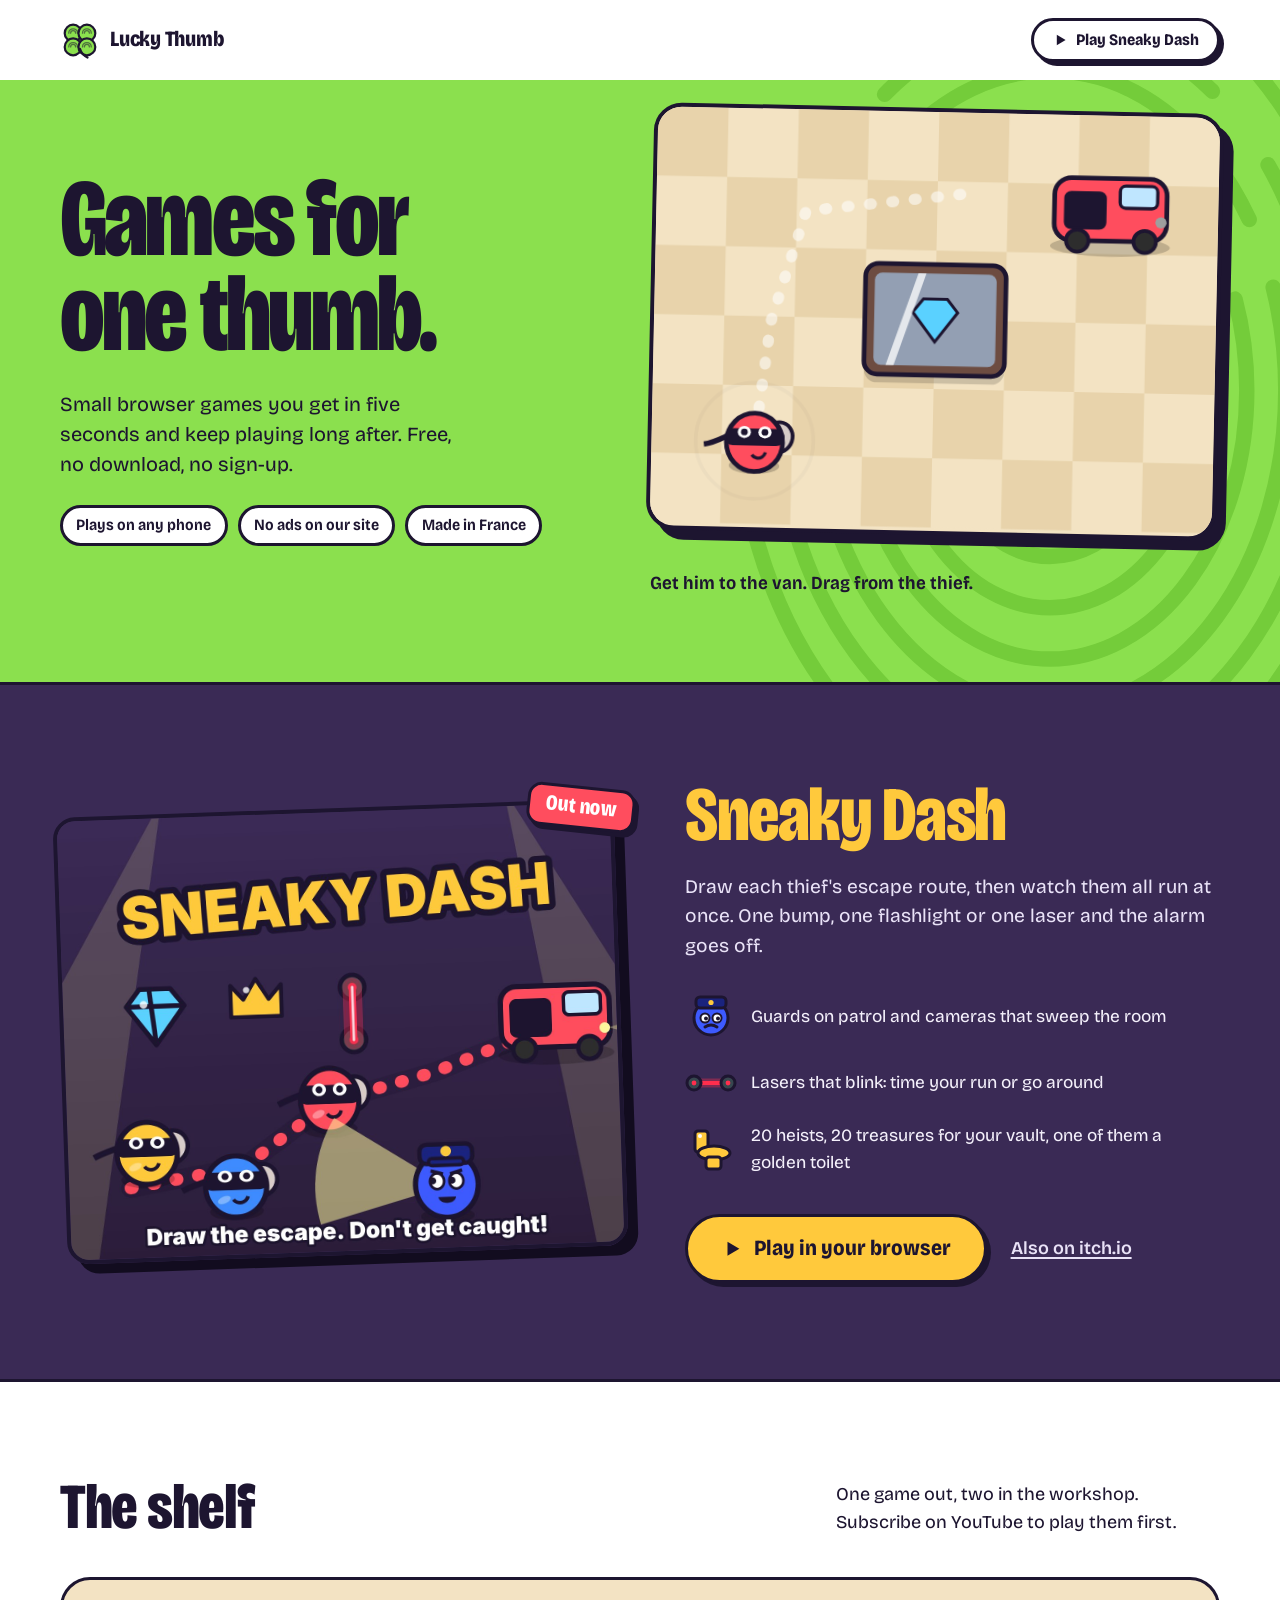
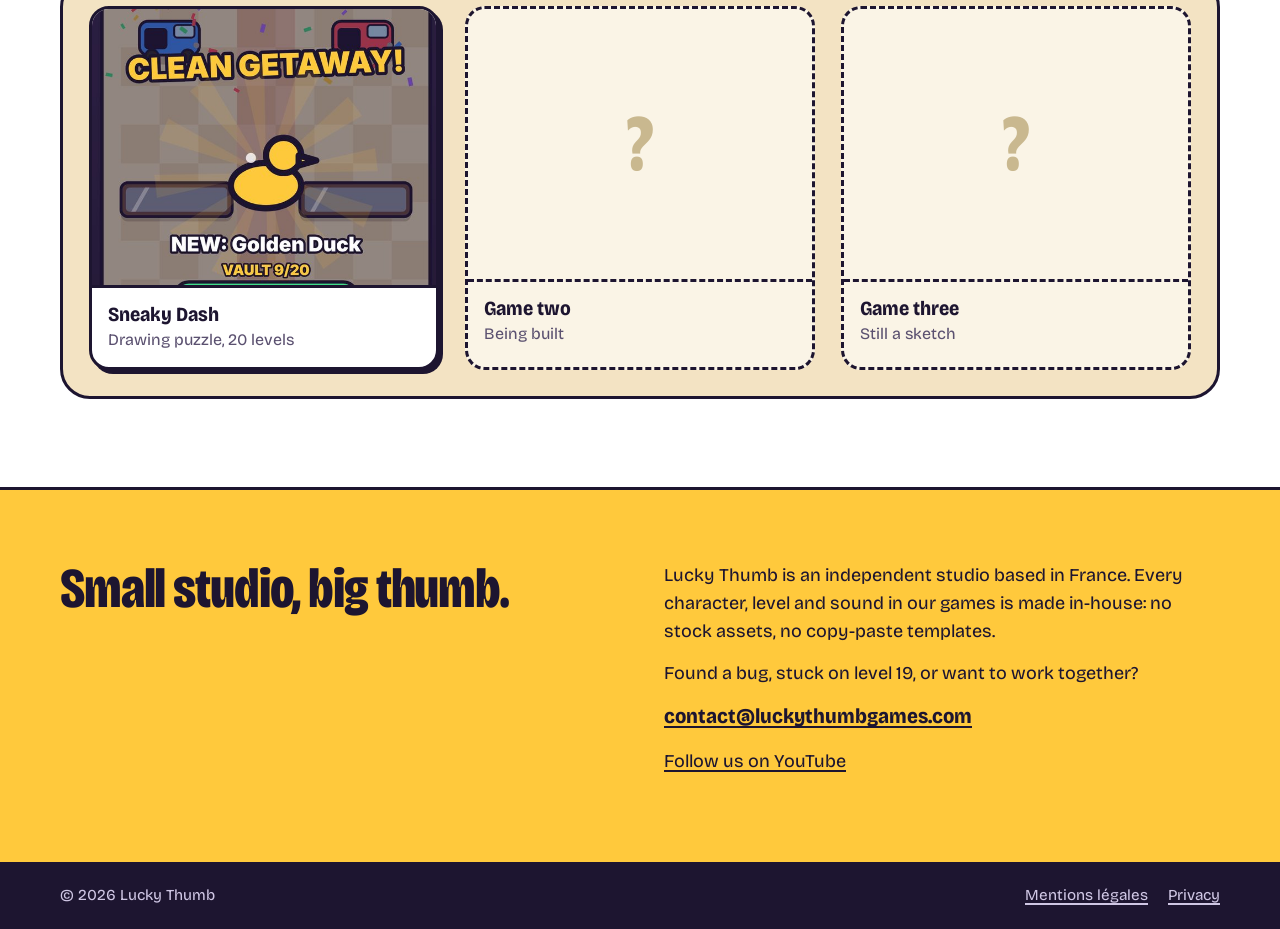
<file: index.html>
<!DOCTYPE html>
<html lang="en">
<head>
<meta charset="utf-8">
<meta name="viewport" content="width=device-width,initial-scale=1">
<title>Lucky Thumb — games for one thumb</title>
<meta name="description" content="Lucky Thumb makes small browser games you understand in five seconds. Play Sneaky Dash, a drawing heist puzzle: free, no download.">
<meta property="og:title" content="Lucky Thumb — games for one thumb">
<meta property="og:description" content="Play Sneaky Dash: draw the escape route, don't get caught. Free in your browser.">
<meta property="og:image" content="https://luckythumbgames.com/assets/sneaky-dash-cover.jpg">
<meta name="theme-color" content="#8be04e">
<link rel="icon" href="data:image/svg+xml,%3Csvg xmlns='http://www.w3.org/2000/svg' viewBox='0 0 64 64'%3E%3Cg stroke='%231d1530' stroke-width='4' fill='%238be04e'%3E%3Ccircle cx='22' cy='22' r='13'/%3E%3Ccircle cx='42' cy='22' r='13'/%3E%3Ccircle cx='22' cy='42' r='13'/%3E%3Ccircle cx='42' cy='42' r='13'/%3E%3C/g%3E%3C/svg%3E">
<link rel="preload" href="/assets/fonts/bricolage-latin.woff2" as="font" type="font/woff2" crossorigin>
<link rel="stylesheet" href="/assets/site.css">
</head>
<body>

<svg width="0" height="0" style="position:absolute" aria-hidden="true">
  <defs>
    <!-- Le logo : un trèfle dont chaque feuille est une empreinte de pouce -->
    <symbol id="mark" viewBox="0 0 64 64">
      <g stroke="#1d1530" stroke-width="3.5" fill="#8be04e">
        <circle cx="21" cy="21" r="13.5"/><circle cx="43" cy="21" r="13.5"/><circle cx="21" cy="43" r="13.5"/><circle cx="43" cy="43" r="13.5"/>
      </g>
      <g stroke="#1d1530" stroke-width="2" fill="none" stroke-linecap="round" opacity=".55">
        <path d="M14 21a7 7 0 0 1 14 0M17 21a4 4 0 0 1 8 0"/><path d="M36 21a7 7 0 0 1 14 0M39 21a4 4 0 0 1 8 0"/>
        <path d="M14 43a7 7 0 0 1 14 0M17 43a4 4 0 0 1 8 0"/><path d="M36 43a7 7 0 0 1 14 0M39 43a4 4 0 0 1 8 0"/>
      </g>
      <path d="M32 46c2 7 6 11 12 14" stroke="#1d1530" stroke-width="3.5" fill="none" stroke-linecap="round"/>
    </symbol>
    <symbol id="play" viewBox="0 0 20 20"><path d="M6 3.5v13l11-6.5z" fill="currentColor"/></symbol>
    <symbol id="i-guard" viewBox="0 0 52 52">
      <path d="M26 44a17 17 0 1 0 0-34 17 17 0 0 0 0 34z" fill="#3d5afe" stroke="#1d1530" stroke-width="3"/>
      <rect x="11" y="6" width="30" height="11" rx="4" fill="#1a237e" stroke="#1d1530" stroke-width="3"/>
      <circle cx="26" cy="11.5" r="2.6" fill="#ffc93c"/>
      <circle cx="20" cy="27" r="4.5" fill="#fff" stroke="#1d1530" stroke-width="2"/><circle cx="32" cy="27" r="4.5" fill="#fff" stroke="#1d1530" stroke-width="2"/>
      <circle cx="21" cy="27.5" r="2" fill="#1d1530"/><circle cx="33" cy="27.5" r="2" fill="#1d1530"/>
      <path d="M20 36q6-4 12 0" stroke="#1d1530" stroke-width="3" fill="none" stroke-linecap="round"/>
    </symbol>
    <symbol id="i-laser" viewBox="0 0 52 52">
      <path d="M10 26h32" stroke="#ff2e4d" stroke-width="9" stroke-linecap="round" opacity=".35"/>
      <path d="M10 26h32" stroke="#ff2e4d" stroke-width="4" stroke-linecap="round"/>
      <circle cx="9" cy="26" r="7" fill="#37474f" stroke="#1d1530" stroke-width="3"/><circle cx="43" cy="26" r="7" fill="#37474f" stroke="#1d1530" stroke-width="3"/>
      <circle cx="9" cy="26" r="2.4" fill="#ff2e4d"/><circle cx="43" cy="26" r="2.4" fill="#ff2e4d"/>
    </symbol>
    <symbol id="i-toilet" viewBox="0 0 52 52">
      <rect x="10" y="7" width="13" height="21" rx="3" fill="#ffc93c" stroke="#1d1530" stroke-width="3"/>
      <ellipse cx="29" cy="29" rx="16" ry="7" fill="#ffc93c" stroke="#1d1530" stroke-width="3"/>
      <rect x="21" y="33" width="15" height="12" rx="3" fill="#ffc93c" stroke="#1d1530" stroke-width="3"/>
      <circle cx="15" cy="12" r="2" fill="#fff"/>
    </symbol>
  </defs>
</svg>

<header class="top">
  <div class="wrap">
    <a class="brand" href="/"><svg aria-hidden="true"><use href="#mark"/></svg>Lucky Thumb</a>
    <a class="btn btn--white" href="/sneaky-dash/" aria-label="Play Sneaky Dash"><svg aria-hidden="true"><use href="#play"/></svg><span>Play Sneaky Dash</span></a>
  </div>
</header>

<main>
  <section class="hero" aria-labelledby="hero-title">
    <svg class="print" viewBox="0 0 800 800" aria-hidden="true">
      <g fill="none" stroke="currentColor" stroke-width="15" stroke-linecap="round">
        <ellipse cx="400" cy="420" rx="40" ry="62" stroke-dasharray="210 30"/>
        <ellipse cx="400" cy="420" rx="78" ry="112" stroke-dasharray="380 46 120 40"/>
        <ellipse cx="400" cy="420" rx="116" ry="162" stroke-dasharray="520 60 260 40"/>
        <ellipse cx="400" cy="420" rx="154" ry="212" stroke-dasharray="700 52 300 70"/>
        <ellipse cx="400" cy="420" rx="192" ry="262" stroke-dasharray="880 64 340 60"/>
        <ellipse cx="400" cy="420" rx="230" ry="312" stroke-dasharray="1040 80 420 70"/>
        <ellipse cx="400" cy="420" rx="268" ry="362" stroke-dasharray="1240 70 360 90"/>
        <ellipse cx="400" cy="420" rx="306" ry="412" stroke-dasharray="1400 90 520 60"/>
      </g>
    </svg>
    <div class="wrap">
      <div>
        <h1 id="hero-title"><span>Games for</span><span>one thumb.</span></h1>
        <p class="lede">Small browser games you get in five seconds and keep playing long after. Free, no download, no sign-up.</p>
        <ul class="facts" aria-label="What to expect">
          <li>Plays on any phone</li><li>No ads on our site</li><li>Made in France</li>
        </ul>
      </div>

      <figure class="stage" id="stage">
        <div class="stage__board"><canvas id="stage-canvas" aria-label="A tiny playable heist: drag from the thief to the van, around the glass case."></canvas></div>
        <figcaption class="stage__bar">
          <p class="stage__say" id="stage-say" aria-live="polite">Get him to the van. Drag from the thief.</p>
          <a class="btn" href="/sneaky-dash/"><svg aria-hidden="true"><use href="#play"/></svg>Play the other 19</a>
          <button class="stage__again" id="stage-again" type="button" hidden>Again</button>
        </figcaption>
      </figure>
    </div>
  </section>

  <section class="game" aria-labelledby="game-title">
    <div class="wrap">
      <div class="game__art">
        <a href="/sneaky-dash/"><img src="/assets/sneaky-dash-cover.jpg" alt="Sneaky Dash: three masked thieves run along a dotted route towards a red van while a guard shines his flashlight" width="630" height="500" loading="lazy"></a>
        <span class="tag">Out now</span>
      </div>
      <div>
        <h2 id="game-title">Sneaky Dash</h2>
        <p>Draw each thief's escape route, then watch them all run at once. One bump, one flashlight or one laser and the alarm goes off.</p>
        <ul>
          <li><svg aria-hidden="true"><use href="#i-guard"/></svg>Guards on patrol and cameras that sweep the room</li>
          <li><svg aria-hidden="true"><use href="#i-laser"/></svg>Lasers that blink: time your run or go around</li>
          <li><svg aria-hidden="true"><use href="#i-toilet"/></svg>20 heists, 20 treasures for your vault, one of them a golden toilet</li>
        </ul>
        <div class="cta">
          <a class="btn btn--big" href="/sneaky-dash/"><svg aria-hidden="true"><use href="#play"/></svg>Play in your browser</a>
          <a href="https://lucky-thumb.itch.io">Also on itch.io</a>
        </div>
      </div>
    </div>
  </section>

  <section class="shelf" aria-labelledby="shelf-title">
    <div class="wrap">
      <div class="shelf__head">
        <h2 id="shelf-title">The shelf</h2>
        <p>One game out, two in the workshop. Subscribe on YouTube to play them first.</p>
      </div>
      <div class="slots">
        <a class="slot" href="/sneaky-dash/">
          <div class="slot__pic"><img src="/assets/sneaky-dash-level.jpg" alt="" width="630" height="500" loading="lazy"></div>
          <div class="slot__txt"><strong>Sneaky Dash</strong><span>Drawing puzzle, 20 levels</span></div>
        </a>
        <div class="slot slot--locked">
          <div class="slot__pic"><b aria-hidden="true">?</b></div>
          <div class="slot__txt"><strong>Game two</strong><span>Being built</span></div>
        </div>
        <div class="slot slot--locked">
          <div class="slot__pic"><b aria-hidden="true">?</b></div>
          <div class="slot__txt"><strong>Game three</strong><span>Still a sketch</span></div>
        </div>
      </div>
    </div>
  </section>

  <section class="who" aria-labelledby="who-title">
    <div class="wrap">
      <h2 id="who-title">Small studio, big thumb.</h2>
      <div>
        <p>Lucky Thumb is an independent studio based in France. Every character, level and sound in our games is made in-house: no stock assets, no copy-paste templates.</p>
        <p>Found a bug, stuck on level 19, or want to work together?</p>
        <p class="mail"><a href="mailto:contact@luckythumbgames.com">contact@luckythumbgames.com</a></p>
        <p><a href="https://www.youtube.com/@LuckyThumbGames">Follow us on YouTube</a></p>
      </div>
    </div>
  </section>
</main>

<footer class="foot">
  <div class="wrap">
    <span>© 2026 Lucky Thumb</span>
    <nav aria-label="Legal"><a href="/mentions-legales/">Mentions légales</a><a href="/privacy/">Privacy</a></nav>
  </div>
</footer>

<script src="/assets/stage.js" defer></script>
</body>
</html>
</file>
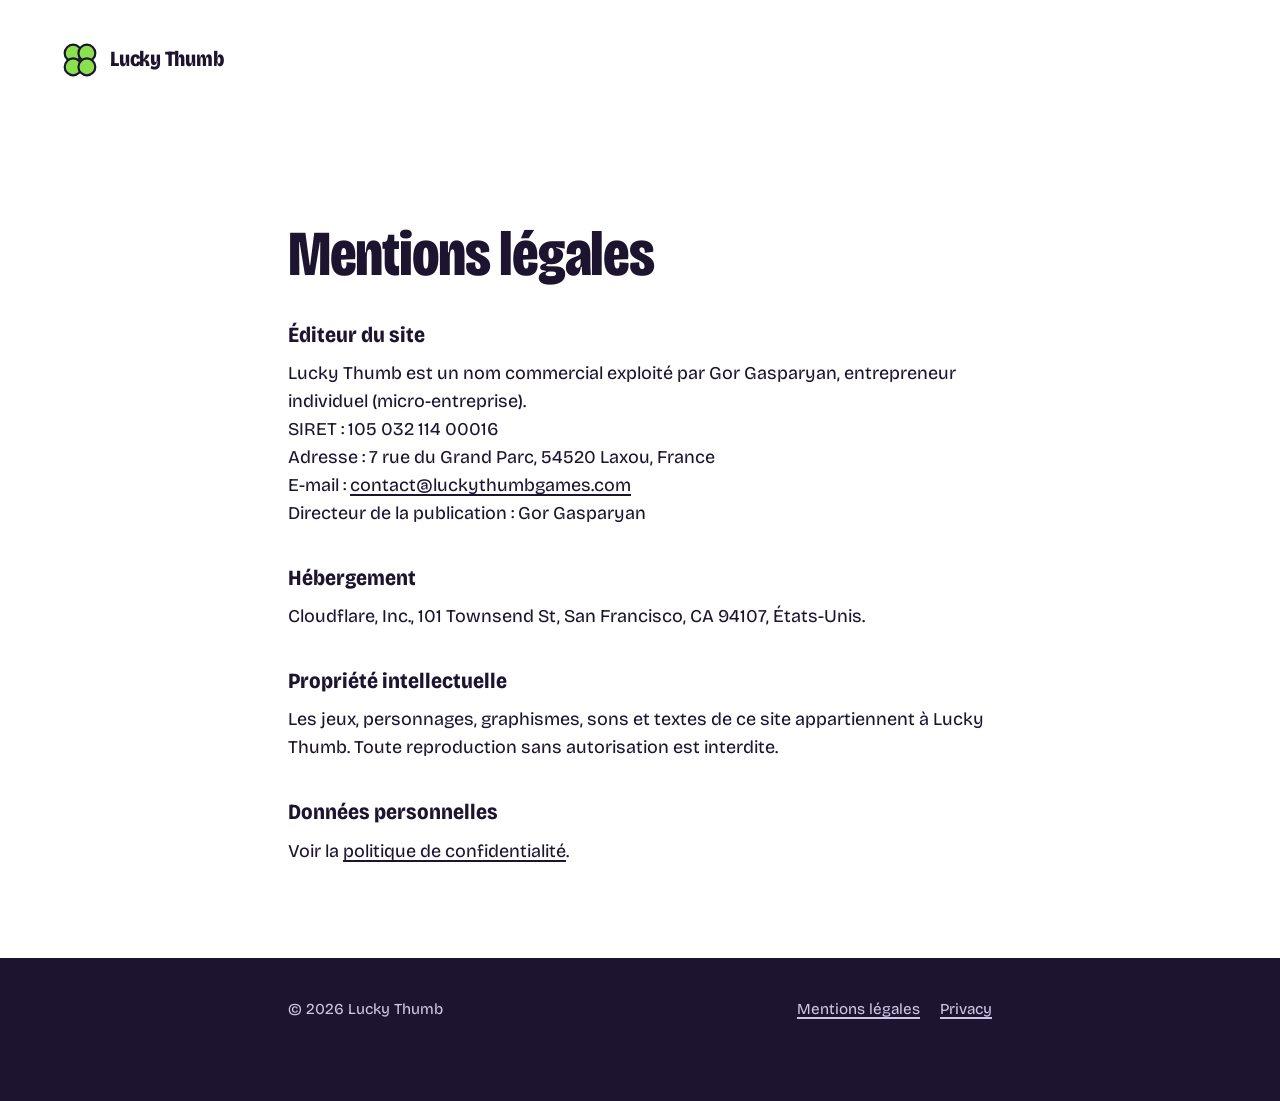
<file: mentions-legales/index.html>
<!DOCTYPE html>
<html lang="fr">
<head>
<meta charset="utf-8">
<meta name="viewport" content="width=device-width,initial-scale=1">
<title>Mentions légales — Lucky Thumb</title>
<meta name="robots" content="noindex">
<link rel="stylesheet" href="/assets/site.css">
</head>
<body class="doc">
<header class="top"><div class="wrap" style="max-width:none"><a class="brand" href="/"><svg viewBox="0 0 64 64" aria-hidden="true"><g stroke="#1d1530" stroke-width="3.5" fill="#8be04e"><circle cx="21" cy="21" r="13.5"/><circle cx="43" cy="21" r="13.5"/><circle cx="21" cy="43" r="13.5"/><circle cx="43" cy="43" r="13.5"/></g></svg>Lucky Thumb</a></div></header>
<main><div class="wrap">
<h1>Mentions légales</h1>
<h2>Éditeur du site</h2>
<p>Lucky Thumb est un nom commercial exploité par Gor Gasparyan, entrepreneur individuel (micro-entreprise).<br>
SIRET : 105 032 114 00016<br>
Adresse : 7 rue du Grand Parc, 54520 Laxou, France<br>
E-mail : <a href="mailto:contact@luckythumbgames.com">contact@luckythumbgames.com</a><br>
Directeur de la publication : Gor Gasparyan</p>
<h2>Hébergement</h2>
<p>Cloudflare, Inc., 101 Townsend St, San Francisco, CA 94107, États-Unis.</p>
<h2>Propriété intellectuelle</h2>
<p>Les jeux, personnages, graphismes, sons et textes de ce site appartiennent à Lucky Thumb. Toute reproduction sans autorisation est interdite.</p>
<h2>Données personnelles</h2>
<p>Voir la <a href="/privacy/">politique de confidentialité</a>.</p>
</div></main>
<footer class="foot"><div class="wrap"><span>© 2026 Lucky Thumb</span><nav aria-label="Legal"><a href="/mentions-legales/">Mentions légales</a><a href="/privacy/">Privacy</a></nav></div></footer>
</body></html>
</file>
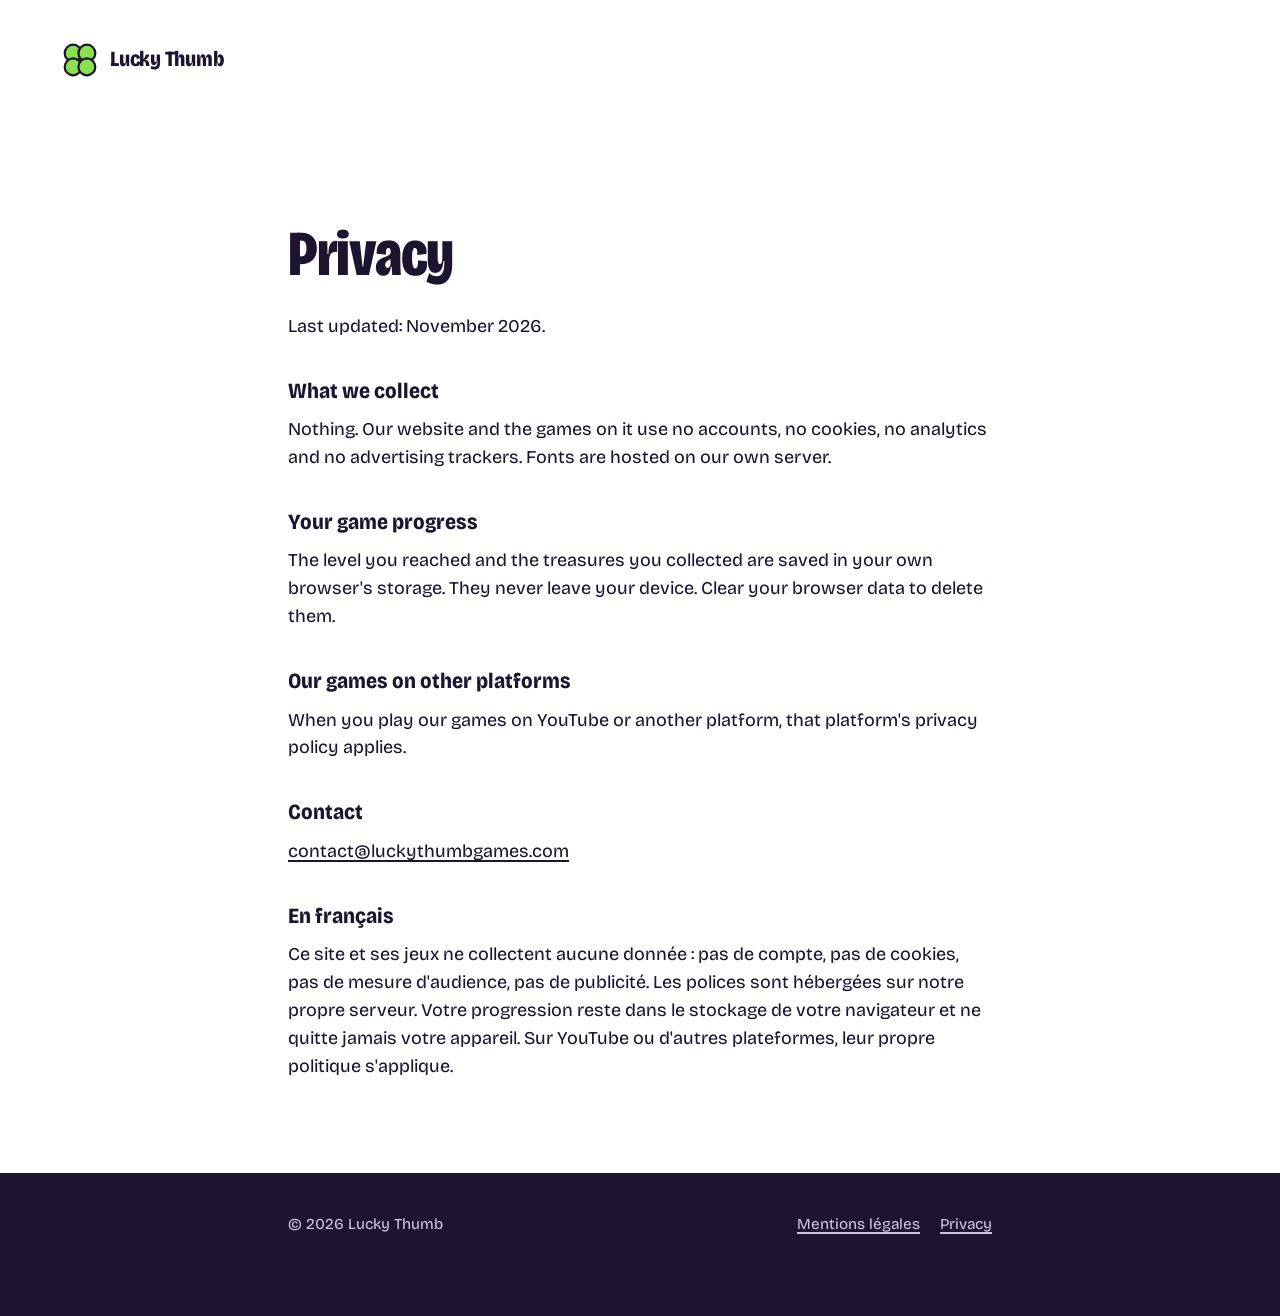
<file: privacy/index.html>
<!DOCTYPE html>
<html lang="en">
<head>
<meta charset="utf-8">
<meta name="viewport" content="width=device-width,initial-scale=1">
<title>Privacy — Lucky Thumb</title>
<meta name="robots" content="noindex">
<link rel="stylesheet" href="/assets/site.css">
</head>
<body class="doc">
<header class="top"><div class="wrap" style="max-width:none"><a class="brand" href="/"><svg viewBox="0 0 64 64" aria-hidden="true"><g stroke="#1d1530" stroke-width="3.5" fill="#8be04e"><circle cx="21" cy="21" r="13.5"/><circle cx="43" cy="21" r="13.5"/><circle cx="21" cy="43" r="13.5"/><circle cx="43" cy="43" r="13.5"/></g></svg>Lucky Thumb</a></div></header>
<main><div class="wrap">
<h1>Privacy</h1>
<p>Last updated: November 2026.</p>
<h2>What we collect</h2>
<p>Nothing. Our website and the games on it use no accounts, no cookies, no analytics and no advertising trackers. Fonts are hosted on our own server.</p>
<h2>Your game progress</h2>
<p>The level you reached and the treasures you collected are saved in your own browser's storage. They never leave your device. Clear your browser data to delete them.</p>
<h2>Our games on other platforms</h2>
<p>When you play our games on YouTube or another platform, that platform's privacy policy applies.</p>
<h2>Contact</h2>
<p><a href="mailto:contact@luckythumbgames.com">contact@luckythumbgames.com</a></p>
<h2>En français</h2>
<p>Ce site et ses jeux ne collectent aucune donnée : pas de compte, pas de cookies, pas de mesure d'audience, pas de publicité. Les polices sont hébergées sur notre propre serveur. Votre progression reste dans le stockage de votre navigateur et ne quitte jamais votre appareil. Sur YouTube ou d'autres plateformes, leur propre politique s'applique.</p>
</div></main>
<footer class="foot"><div class="wrap"><span>© 2026 Lucky Thumb</span><nav aria-label="Legal"><a href="/mentions-legales/">Mentions légales</a><a href="/privacy/">Privacy</a></nav></div></footer>
</body></html>
</file>
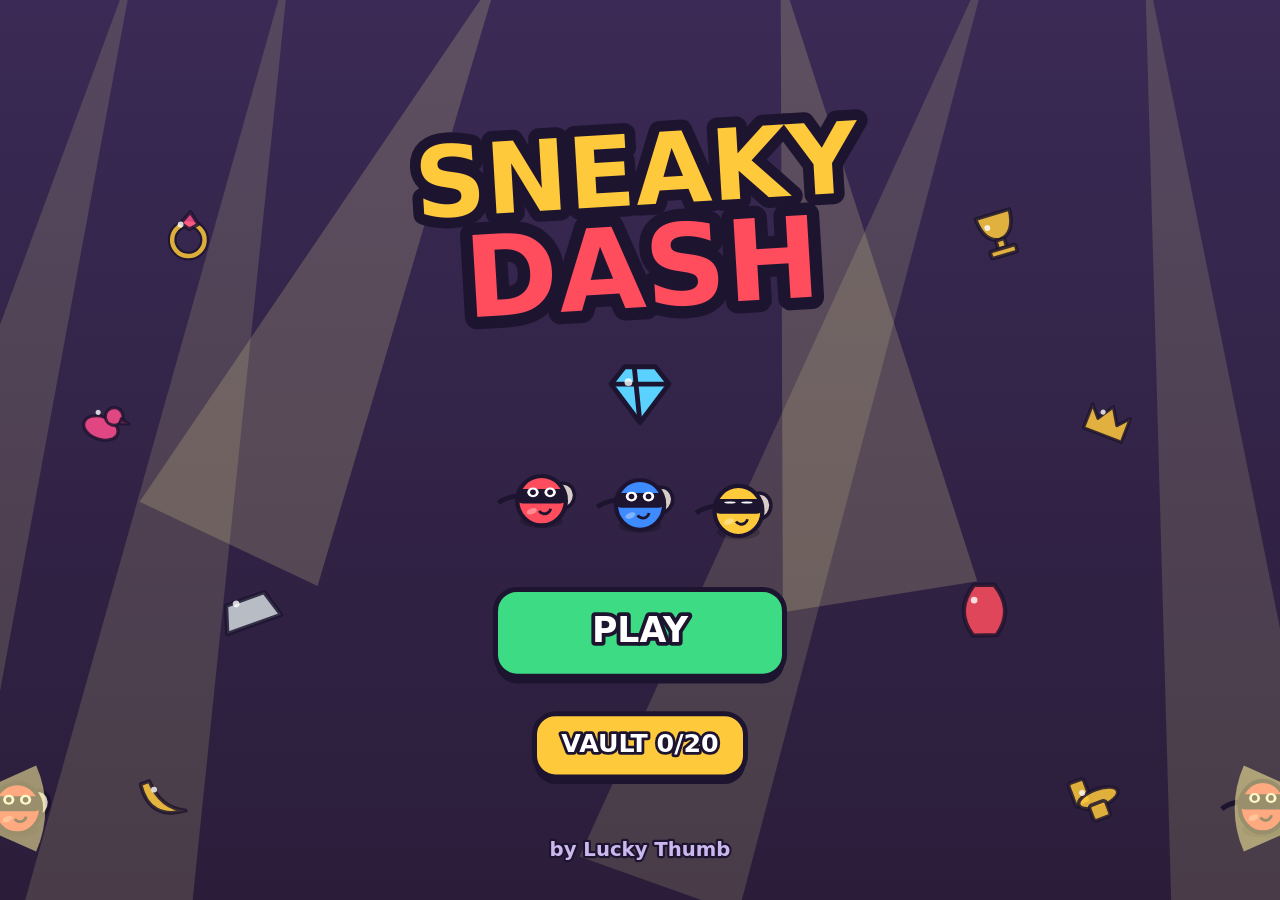
<file: sneaky-dash/index.html>
<!DOCTYPE html>
<html lang="en">
<head>
<meta charset="utf-8">
<meta name="viewport" content="width=device-width,initial-scale=1,maximum-scale=1,user-scalable=no">
<title>Sneaky Dash — Lucky Thumb</title>
<style>
  html,body{margin:0;height:100%;overflow:hidden;background:#2b1d3a;touch-action:none;-webkit-user-select:none;user-select:none;-webkit-tap-highlight-color:transparent}
  canvas{display:block;width:100%;height:100%}
</style>
</head>
<body>
<canvas id="c"></canvas>
<script>
"use strict";
/* =========================================================
   SNEAKY DASH — Lucky Thumb
   Trace la fuite de chaque voleur jusqu'à son camion.
   Tout le monde part en même temps : pas de collision, pas de garde, pas de laser.
   ========================================================= */

// ---------- SDK : vrai ytgame sur YouTube, mock ailleurs ----------
const IN_YT = typeof ytgame !== "undefined" && ytgame.IN_PLAYABLES_ENV;
const SDK = (() => {
  if (IN_YT) return ytgame;
  const log = (...a) => console.log("[ytgame mock]", ...a);
  return {
    IN_PLAYABLES_ENV: false,
    game: {
      firstFrameReady: () => log("firstFrameReady"),
      gameReady: () => log("gameReady"),
      loadData: async () => { try { return localStorage.getItem("sneakydash") || ""; } catch (e) { return ""; } },
      saveData: async (d) => { try { localStorage.setItem("sneakydash", d); } catch (e) {} log("saveData", d); },
    },
    system: {
      onPause: () => {}, onResume: () => {},
      isAudioEnabled: () => true, onAudioEnabledChange: () => {},
      getLanguage: async () => navigator.language || "en",
    },
    engagement: { sendScore: async (s) => log("sendScore", s) },
    ads: {
      requestInterstitialAd: async () => log("interstitial (mock)"),
      requestRewardedAd: async (id) => { log("rewarded (mock)", id); return true; },
    },
    health: { logError: () => {}, logWarning: () => {} },
  };
})();

// ---------- Canvas (espace logique 720x1280) ----------
const W = 720, H = 1280;
const cv = document.getElementById("c"), ctx = cv.getContext("2d");
let scale = 1, ox = 0, oy = 0, dpr = 1;
function resize() {
  dpr = Math.min(window.devicePixelRatio || 1, 2);
  cv.width = Math.round(innerWidth * dpr); cv.height = Math.round(innerHeight * dpr);
  scale = Math.min(cv.width / W, cv.height / H);
  ox = (cv.width - W * scale) / 2; oy = (cv.height - H * scale) / 2;
}
addEventListener("resize", resize); resize();
const toWorld = (cx, cy) => ({ x: (cx * dpr - ox) / scale, y: (cy * dpr - oy) / scale });

// ---------- Palette ----------
const COL = {
  ink: "#1d1530", bg: "#3a2a55", bg2: "#2b1d3a", tile1: "#f3e3c3", tile2: "#e8d3ab", carpet: "#c0392b",
  white: "#ffffff", gold: "#ffc93c", laser: "#ff2e4d", guard: "#3d5afe", glass: "rgba(173,216,255,.55)",
  chars: { red: "#ff4d5e", blue: "#3d8bff", yellow: "#ffc93c", purple: "#a66cff", green: "#3ddc84" },
};

// ---------- Butin (20 objets = 10 formes x 2 variantes) ----------
const LOOT = [
  ["diamond", "#5ad1ff", "Blue Diamond"], ["crown", "#ffc93c", "Golden Crown"], ["bar", "#ffc93c", "Gold Bar"], ["painting", "#ff8a3d", "Sunset Painting"],
  ["ring", "#ff4d8d", "Pink Ring"], ["vase", "#3d8bff", "Ming Vase"], ["banana", "#ffc93c", "Golden Banana"], ["trophy", "#ffc93c", "Gold Trophy"],
  ["duck", "#ffc93c", "Golden Duck"], ["toilet", "#ffc93c", "Golden Toilet"], ["diamond", "#ff2e4d", "Ruby"], ["crown", "#cfd8dc", "Silver Crown"],
  ["bar", "#cfd8dc", "Platinum Bar"], ["painting", "#3ddc84", "Mona Pizza"], ["ring", "#5ad1ff", "Ice Ring"], ["vase", "#ff4d5e", "Lava Vase"],
  ["banana", "#a66cff", "Galaxy Banana"], ["trophy", "#5ad1ff", "Crystal Cup"], ["duck", "#ff4d8d", "Disco Duck"], ["toilet", "#5ad1ff", "Diamond Toilet"],
];

// ---------- Niveaux ----------
// c: voleurs {x,y,k}, h: camions {x,y,k}, w: vitrines [x,y,w,h]
// g: gardes {x1,y1,x2,y2,sp}  l: lasers {x1,y1,x2,y2,on,per,ph}  m: caméras {x,y,a,sw,sp}
const LV = (o) => ({ w: [], g: [], l: [], m: [], ...o });
const LEVELS = [
  LV({ c: [{ x: 360, y: 1020, k: "red" }], h: [{ x: 360, y: 340, k: "red" }], hint: true }),                                   // 1 tuto
  LV({ c: [{ x: 360, y: 1020, k: "red" }], h: [{ x: 360, y: 340, k: "red" }], w: [[250, 620, 220, 100]] }),                      // 2 contourner
  LV({ c: [{ x: 200, y: 1020, k: "red" }, { x: 520, y: 1020, k: "blue" }], h: [{ x: 200, y: 340, k: "red" }, { x: 520, y: 340, k: "blue" }] }), // 3 deux
  LV({ c: [{ x: 160, y: 1020, k: "red" }, { x: 560, y: 1020, k: "blue" }], h: [{ x: 560, y: 340, k: "red" }, { x: 160, y: 340, k: "blue" }] }), // 4 croisement
  LV({ c: [{ x: 180, y: 1020, k: "red" }, { x: 540, y: 1020, k: "blue" }], h: [{ x: 540, y: 340, k: "red" }, { x: 180, y: 340, k: "blue" }], w: [[300, 560, 120, 240]] }), // 5
  LV({ c: [{ x: 360, y: 1020, k: "red" }], h: [{ x: 360, y: 340, k: "red" }], g: [{ x1: 200, y1: 680, x2: 520, y2: 680, sp: 0.7 }], tip: "Avoid the guard's flashlight!" }), // 6 garde
  LV({ c: [{ x: 180, y: 1020, k: "red" }, { x: 540, y: 1020, k: "blue" }], h: [{ x: 180, y: 340, k: "red" }, { x: 540, y: 340, k: "blue" }], g: [{ x1: 260, y1: 680, x2: 460, y2: 680, sp: 0.8 }] }), // 7
  LV({ c: [{ x: 140, y: 1020, k: "red" }, { x: 360, y: 1020, k: "blue" }, { x: 580, y: 1020, k: "yellow" }], h: [{ x: 580, y: 340, k: "red" }, { x: 140, y: 340, k: "blue" }, { x: 360, y: 340, k: "yellow" }] }), // 8 trois
  LV({ c: [{ x: 160, y: 1020, k: "red" }, { x: 560, y: 1020, k: "blue" }], h: [{ x: 560, y: 340, k: "red" }, { x: 160, y: 340, k: "blue" }], w: [[60, 640, 230, 70], [430, 640, 230, 70]] }), // 9 couloir
  LV({ c: [{ x: 140, y: 1020, k: "red" }, { x: 360, y: 1020, k: "blue" }, { x: 580, y: 1020, k: "yellow" }], h: [{ x: 360, y: 340, k: "red" }, { x: 580, y: 340, k: "blue" }, { x: 140, y: 340, k: "yellow" }], w: [[250, 520, 220, 70]], g: [{ x1: 150, y1: 800, x2: 570, y2: 800, sp: 0.6 }], boss: true }), // 10 BOSS
  LV({ c: [{ x: 360, y: 1020, k: "red" }], h: [{ x: 360, y: 340, k: "red" }], l: [{ x1: 60, y1: 680, x2: 520, y2: 680, on: 1.0, per: 2.0, ph: 0 }], tip: "Lasers blink. Time it or go around!" }), // 11 laser
  LV({ c: [{ x: 200, y: 1020, k: "red" }, { x: 520, y: 1020, k: "blue" }], h: [{ x: 520, y: 340, k: "red" }, { x: 200, y: 340, k: "blue" }], l: [{ x1: 120, y1: 620, x2: 600, y2: 620, on: 0.9, per: 1.8, ph: 0.9 }] }), // 12
  LV({ c: [{ x: 200, y: 1020, k: "red" }, { x: 520, y: 1020, k: "blue" }], h: [{ x: 200, y: 340, k: "red" }, { x: 520, y: 340, k: "blue" }], l: [{ x1: 60, y1: 560, x2: 460, y2: 560, on: 1.0, per: 2.0, ph: 0 }], g: [{ x1: 260, y1: 840, x2: 600, y2: 840, sp: 0.7 }] }), // 13
  LV({ c: [{ x: 360, y: 1020, k: "red" }], h: [{ x: 360, y: 340, k: "red" }], m: [{ x: 360, y: 680, a: 0, sw: 1.4, sp: 0.8 }], tip: "Cameras see everything in their light!" }), // 14 caméra
  LV({ c: [{ x: 140, y: 1020, k: "red" }, { x: 360, y: 1020, k: "blue" }, { x: 580, y: 1020, k: "yellow" }], h: [{ x: 140, y: 340, k: "red" }, { x: 360, y: 340, k: "blue" }, { x: 580, y: 340, k: "yellow" }], m: [{ x: 60, y: 680, a: 0, sw: 0.9, sp: 0.7 }] }), // 15
  LV({ c: [{ x: 160, y: 1020, k: "red" }, { x: 560, y: 1020, k: "blue" }], h: [{ x: 560, y: 340, k: "red" }, { x: 160, y: 340, k: "blue" }], l: [{ x1: 60, y1: 520, x2: 440, y2: 520, on: 1.0, per: 2.0, ph: 0 }, { x1: 280, y1: 820, x2: 660, y2: 820, on: 1.0, per: 2.0, ph: 1.0 }] }), // 16
  LV({ c: [{ x: 110, y: 1020, k: "red" }, { x: 270, y: 1020, k: "blue" }, { x: 450, y: 1020, k: "yellow" }, { x: 610, y: 1020, k: "purple" }], h: [{ x: 610, y: 340, k: "red" }, { x: 450, y: 340, k: "blue" }, { x: 270, y: 340, k: "yellow" }, { x: 110, y: 340, k: "purple" }] }), // 17 quatre
  LV({ c: [{ x: 180, y: 1020, k: "red" }, { x: 540, y: 1020, k: "blue" }], h: [{ x: 540, y: 340, k: "red" }, { x: 180, y: 340, k: "blue" }], w: [[290, 600, 140, 160]], g: [{ x1: 90, y1: 560, x2: 270, y2: 560, sp: 0.9 }, { x1: 450, y1: 820, x2: 630, y2: 820, sp: 0.9 }] }), // 18
  LV({ c: [{ x: 140, y: 1020, k: "red" }, { x: 360, y: 1020, k: "blue" }, { x: 580, y: 1020, k: "yellow" }], h: [{ x: 580, y: 340, k: "red" }, { x: 360, y: 340, k: "blue" }, { x: 140, y: 340, k: "yellow" }], m: [{ x: 660, y: 560, a: Math.PI, sw: 0.8, sp: 0.8 }], l: [{ x1: 60, y1: 840, x2: 400, y2: 840, on: 1.0, per: 2.2, ph: 0.5 }] }), // 19
  LV({ c: [{ x: 110, y: 1020, k: "red" }, { x: 270, y: 1020, k: "blue" }, { x: 450, y: 1020, k: "yellow" }, { x: 610, y: 1020, k: "purple" }], h: [{ x: 270, y: 340, k: "red" }, { x: 110, y: 340, k: "blue" }, { x: 610, y: 340, k: "yellow" }, { x: 450, y: 340, k: "purple" }], w: [[300, 640, 120, 80]], g: [{ x1: 240, y1: 500, x2: 480, y2: 500, sp: 0.5 }], l: [{ x1: 60, y1: 860, x2: 240, y2: 860, on: 1.0, per: 2.0, ph: 0 }], boss: true }), // 20 BOSS
];
const NL = LEVELS.length;

// ---------- État ----------
const R = 34, HOME_R = 56, SPEED = 520, ACCEL_T = 0.25;
const S = {
  scene: "loading", lvl: 0, best: 0, loot: [], levelsSinceAd: 0, fails: 0,
  chars: [], homes: [], walls: [], guards: [], lasers: [], cams: [], drawing: null,
  t: 0, runT: 0, shake: 0, particles: [], overlayT: 0, paused: false, hintT: 0, failMsg: "BUSTED!", shown: 0, newLoot: -1,
};
const hazardT = () => (S.scene === "run" || S.scene === "fail" || S.scene === "win") ? S.runT : S.t;

function loadLevel(i) {
  const L = LEVELS[i % NL];
  S.lvl = i; S.scene = "draw"; S.runT = 0; S.overlayT = 0; S.particles = []; S.drawing = null;
  S.chars = L.c.map((c) => ({ ...c, path: null, done: false, x0: c.x, y0: c.y, px: c.x, py: c.y, dir: -Math.PI / 2, crashed: false, blink: Math.random() * 3 }));
  S.homes = L.h.map((h) => ({ ...h, pop: 0, lit: false }));
  S.walls = L.w.map(([x, y, w, h]) => ({ x, y, w, h }));
  S.guards = L.g.map((g) => ({ ...g, x: g.x1, y: g.y1, dir: 0 }));
  S.lasers = L.l.map((l) => ({ ...l, active: false }));
  S.cams = L.m.map((m) => ({ ...m, ang: m.a }));
  S.hint = !!L.hint; S.hintT = 0; S.tip = L.tip || ""; S.boss = !!L.boss;
  updateHazards();
}

// ---------- Sauvegarde cloud ----------
async function load() {
  try {
    const raw = await SDK.game.loadData();
    if (raw) { const d = JSON.parse(raw); S.best = d.best || 0; S.lvl = d.lvl || 0; S.loot = Array.isArray(d.loot) ? d.loot : []; }
  } catch (e) { SDK.health.logWarning && SDK.health.logWarning("loadData failed"); }
  S.loaded = true;
}
function save() {
  if (!S.loaded) return; // RÈGLE SDK : jamais saveData avant la fin de loadData
  SDK.game.saveData(JSON.stringify({ lvl: S.lvl, best: S.best, loot: S.loot })).catch(() => {});
}

// ---------- Audio : sons + musique synthétisés, respecte le mute YouTube ----------
let actx = null, master = null, audioOn = SDK.system.isAudioEnabled();
SDK.system.onAudioEnabledChange((on) => { audioOn = on; if (actx) on && !S.paused ? actx.resume() : actx.suspend(); });
let unlocked = false;
function ensureAudio() {
  if (!actx) { try { actx = new (window.AudioContext || window.webkitAudioContext)(); master = actx.createGain(); master.gain.value = 1; master.connect(actx.destination); startMusic(); } catch (e) {} }
  if (!actx || !audioOn || S.paused) return;
  if (actx.state !== "running") actx.resume().catch(() => {});
  if (!unlocked) { // iOS Safari : il faut jouer un son (même muet) pendant le geste de l'utilisateur
    try { const b = actx.createBuffer(1, 1, 22050), src = actx.createBufferSource(); src.buffer = b; src.connect(actx.destination); src.start(0); unlocked = true; } catch (e) {}
  }
}
["touchend", "pointerup", "click"].forEach((ev) => addEventListener(ev, () => { if (!S.paused) ensureAudio(); }, { passive: true }));
const canPlay = () => actx && audioOn && !S.paused;
function tone(f1, f2, dur, type = "sine", vol = 0.18, when = 0) {
  if (!canPlay()) return;
  const t = actx.currentTime + when, o = actx.createOscillator(), g = actx.createGain();
  o.type = type; o.frequency.setValueAtTime(f1, t); o.frequency.exponentialRampToValueAtTime(Math.max(f2, 30), t + dur);
  g.gain.setValueAtTime(vol, t); g.gain.exponentialRampToValueAtTime(0.001, t + dur);
  o.connect(g).connect(master); o.start(t); o.stop(t + dur + 0.02);
}
let noiseBuf = null;
function noiseHits(n, dur, f0, f1, vol) {
  if (!canPlay()) return;
  if (!noiseBuf) { noiseBuf = actx.createBuffer(1, actx.sampleRate * 0.05, actx.sampleRate); const d = noiseBuf.getChannelData(0); for (let i = 0; i < d.length; i++) d[i] = (Math.random() * 2 - 1) * Math.pow(1 - i / d.length, 4); }
  const t0 = actx.currentTime;
  for (let i = 0; i < n; i++) {
    const t = t0 + Math.random() * dur, src = actx.createBufferSource(), f = actx.createBiquadFilter(), g = actx.createGain();
    src.buffer = noiseBuf; src.playbackRate.value = 0.7 + Math.random() * 0.8;
    f.type = "bandpass"; f.frequency.value = f0 + Math.random() * (f1 - f0); f.Q.value = 0.8;
    g.gain.value = vol * (1 - (t - t0) / dur) * (0.5 + Math.random() * 0.5);
    src.connect(f).connect(g).connect(master); src.start(t);
  }
}
const sfx = {
  pick: () => tone(500, 800, 0.08, "triangle"),
  ok: () => tone(660, 990, 0.12, "triangle"),
  bad: () => tone(300, 150, 0.15, "square", 0.08),
  go: () => { tone(400, 600, 0.1, "triangle"); tone(600, 900, 0.12, "triangle", 0.18, 0.09); },
  home: () => { tone(988, 988, 0.1, "triangle", 0.2); tone(1319, 1319, 0.18, "triangle", 0.2, 0.08); },
  busted: () => { for (let i = 0; i < 4; i++) { tone(880, 880, 0.18, "square", 0.07, i * 0.22); tone(660, 660, 0.18, "square", 0.07, i * 0.22 + 0.11); } tone(220, 60, 0.35, "sawtooth", 0.12); },
  win: () => { [523, 659, 784, 1047].forEach((f, i) => tone(f, f * 1.01, 0.18, "triangle", 0.16, i * 0.09)); noiseHits(140, 1.6, 900, 3100, 0.22); },
  loot: () => [784, 988, 1175, 1568].forEach((f, i) => tone(f, f, 0.12, "sine", 0.14, 0.6 + i * 0.06)),
};
// Musique "espion" : basse pizzicato + petite mélodie, en boucle (120 bpm, croches)
const BASS = [110, 0, 110, 0, 131, 0, 110, 0, 98, 0, 98, 0, 123, 0, 104, 0];
const MEL = [0, 440, 0, 0, 523, 0, 494, 0, 0, 440, 0, 392, 0, 0, 415, 0];
let step = 0;
function startMusic() {
  setInterval(() => {
    if (!canPlay() || S.scene === "loading") return;
    const b = BASS[step % 16], m = MEL[step % 16], lvlUp = S.scene === "run" ? 1.0 : 0.7;
    if (b) tone(b, b * 0.98, 0.14, "triangle", 0.09 * lvlUp);
    if (m && step % 32 < 16) tone(m, m, 0.09, "square", 0.025 * lvlUp);
    if (step % 4 === 2) noiseHits(1, 0.01, 6000, 9000, 0.05);
    step++;
  }, 125);
}
function buzz(ms) { try { navigator.vibrate && navigator.vibrate(ms); } catch (e) {} }

// ---------- Pause / reprise (uniquement via le SDK) ----------
SDK.system.onPause(() => { S.paused = true; if (actx) actx.suspend(); save(); });
SDK.system.onResume(() => { S.paused = false; last = performance.now(); if (actx && audioOn) actx.resume(); });

// ---------- Géométrie ----------
const dist = (a, b, c, d) => Math.hypot(a - c, b - d);
function circleRect(cx, cy, r, w) { const nx = Math.max(w.x, Math.min(cx, w.x + w.w)), ny = Math.max(w.y, Math.min(cy, w.y + w.h)); return dist(cx, cy, nx, ny) < r; }
function segDist(px, py, x1, y1, x2, y2) { const dx = x2 - x1, dy = y2 - y1, l = dx * dx + dy * dy, t = Math.max(0, Math.min(1, ((px - x1) * dx + (py - y1) * dy) / l)); return dist(px, py, x1 + t * dx, y1 + t * dy); }
function inCone(px, py, cx, cy, ang, len, half) { const d = dist(px, py, cx, cy); if (d > len) return false; let a = Math.atan2(py - cy, px - cx) - ang; a = Math.atan2(Math.sin(a), Math.cos(a)); return Math.abs(a) < half; }
const inBoard = (x, y) => x > 40 && x < W - 40 && y > 230 && y < 1180;
function pointAt(path, d) {
  for (let i = 1; i < path.pts.length; i++) {
    if (d <= path.cum[i]) {
      const a = path.pts[i - 1], b = path.pts[i], seg = path.cum[i] - path.cum[i - 1], t = seg ? (d - path.cum[i - 1]) / seg : 0;
      return { x: a.x + (b.x - a.x) * t, y: a.y + (b.y - a.y) * t, dir: Math.atan2(b.y - a.y, b.x - a.x) };
    }
  }
  const e = path.pts[path.pts.length - 1]; return { x: e.x, y: e.y, dir: 0 };
}
const GUARD_CONE = 150, GUARD_HALF = 0.42, CAM_CONE = 300, CAM_HALF = 0.32;

// ---------- Boutons ----------
const UI = {
  restart: { x: W - 90, y: 120, r: 46 }, main: { x: W / 2, y: 900, w: 380, h: 110 }, skip: { x: W / 2, y: 1040, w: 380, h: 90 },
  play: { x: W / 2, y: 900, w: 400, h: 120 }, vault: { x: W / 2, y: 1060, w: 300, h: 90 }, back: { x: W / 2, y: 1150, w: 280, h: 90 },
};
const inBtn = (p, b) => b.r ? dist(p.x, p.y, b.x, b.y) < b.r : Math.abs(p.x - b.x) < b.w / 2 && Math.abs(p.y - b.y) < b.h / 2;

// ---------- Entrées ----------
cv.addEventListener("pointerdown", (e) => {
  if (S.paused) return;
  ensureAudio();
  const p = toWorld(e.clientX, e.clientY);
  if (S.scene === "menu") {
    if (inBtn(p, UI.vault)) { S.scene = "vault"; sfx.pick(); return; }
    if (S.lvl >= NL) { S.lvl = 0; save(); }
    loadLevel(S.lvl); sfx.go(); return;
  }
  if (S.scene === "finale") {
    if (S.overlayT < 0.6) return;
    if (inBtn(p, UI.vault)) { S.scene = "vault"; sfx.pick(); return; }
    if (inBtn(p, UI.play)) { S.lvl = 0; save(); loadLevel(0); sfx.go(); }
    return;
  }
  if (S.scene === "vault") { if (inBtn(p, UI.back)) { S.scene = "menu"; sfx.pick(); } return; }
  if (S.scene === "fail") {
    if (inBtn(p, UI.main)) { loadLevel(S.lvl); return; }
    if (S.fails >= 2 && inBtn(p, UI.skip)) { skipWithAd(); return; }
    return;
  }
  if (S.scene === "win") { if (S.overlayT > 0.4 && inBtn(p, UI.main)) nextLevel(); return; }
  if (S.scene !== "draw") return;
  if (inBtn(p, UI.restart)) { loadLevel(S.lvl); return; }
  const c = S.chars.find((c) => dist(p.x, p.y, c.x0, c.y0) < R * 1.7);
  if (c) { c.path = null; S.drawing = { c, pts: [{ x: c.x0, y: c.y0 }] }; S.hint = false; sfx.pick(); try { cv.setPointerCapture(e.pointerId); } catch (er) {} }
});
cv.addEventListener("pointermove", (e) => {
  const d = S.drawing; if (!d || S.scene !== "draw") return;
  const p = toWorld(e.clientX, e.clientY), lp = d.pts[d.pts.length - 1];
  if (dist(p.x, p.y, lp.x, lp.y) < 10) return;
  if (!inBoard(p.x, p.y) || S.walls.some((w) => circleRect(p.x, p.y, R * 0.7, w))) { endStroke(); return; }
  d.pts.push({ x: p.x, y: p.y });
  const h = S.homes.find((h) => h.k === d.c.k);
  if (dist(p.x, p.y, h.x, h.y) < HOME_R) endStroke();
});
cv.addEventListener("pointerup", () => endStroke());
cv.addEventListener("pointercancel", () => endStroke());

function endStroke() {
  const d = S.drawing; if (!d) return; S.drawing = null;
  const h = S.homes.find((h) => h.k === d.c.k), e = d.pts[d.pts.length - 1];
  if (dist(e.x, e.y, h.x, h.y) < HOME_R) {
    d.pts.push({ x: h.x, y: h.y });
    const cum = [0]; for (let i = 1; i < d.pts.length; i++) cum.push(cum[i - 1] + dist(d.pts[i - 1].x, d.pts[i - 1].y, d.pts[i].x, d.pts[i].y));
    d.c.path = { pts: d.pts, cum, len: cum[cum.length - 1] };
    sfx.ok(); burst(h.x, h.y, COL.chars[h.k], 8);
    if (S.chars.every((c) => c.path)) { S.scene = "ready"; S.overlayT = 0; }
  } else sfx.bad();
}

// ---------- Flux de jeu ----------
function nextLevel() {
  if (S.lvl >= NL) { S.scene = "finale"; S.overlayT = 0; confetti(); sfx.win(); return; }
  S.levelsSinceAd++;
  const go = () => loadLevel(S.lvl);
  // Interstitielle : seulement à une pause naturelle, au plus une fois tous les 3 niveaux, jamais avant le niveau 4
  if (S.levelsSinceAd >= 3 && S.lvl >= 4) { S.levelsSinceAd = 0; save(); SDK.ads.requestInterstitialAd().catch(() => {}).finally(go); }
  else go();
}
async function skipWithAd() {
  try { const ok = await SDK.ads.requestRewardedAd("skip-level"); if (ok) { win(true); return; } } catch (e) {}
  loadLevel(S.lvl);
}
function win(skipped) {
  S.scene = "win"; S.overlayT = 0; S.fails = 0; S.shown = S.lvl;
  const li = S.lvl % NL; S.newLoot = S.loot.includes(li) ? -1 : li; if (S.newLoot >= 0) S.loot.push(li);
  S.lvl++; if (S.lvl > S.best) { S.best = S.lvl; SDK.engagement.sendScore({ value: S.best }).catch(() => {}); }
  save(); if (!skipped) { sfx.win(); confetti(); } if (S.newLoot >= 0) sfx.loot();
}
function fail(x, y, msg) {
  S.scene = "fail"; S.overlayT = 0; S.fails++; S.shake = 18; S.failMsg = msg; sfx.busted(); buzz(120);
  burst(x, y, "#ffffff", 18); burst(x, y, COL.laser, 12);
}

function updateHazards() {
  const t = hazardT();
  S.guards.forEach((g) => {
    const k = (Math.sin(t * g.sp * 2 - Math.PI / 2) + 1) / 2, nx = g.x1 + (g.x2 - g.x1) * k, ny = g.y1 + (g.y2 - g.y1) * k;
    if (Math.abs(nx - g.x) + Math.abs(ny - g.y) > 0.01) g.dir = Math.atan2(ny - g.y, nx - g.x);
    else if (g.dir === undefined) g.dir = 0;
    g.x = nx; g.y = ny;
  });
  S.lasers.forEach((l) => (l.active = ((t + l.ph) % l.per) < l.on));
  S.cams.forEach((m) => (m.ang = m.a + Math.sin(t * m.sp * 2) * m.sw));
}

function update(dt) {
  S.t += dt; S.hintT += dt; S.overlayT += dt;
  S.homes.forEach((h) => (h.pop = Math.max(0, h.pop - dt * 2.5)));
  S.chars.forEach((c) => { if (c.done) c.enterT += dt; });
  S.shake = Math.max(0, S.shake - dt * 60);
  if (S.scene === "ready" && S.overlayT > 0.15) { S.scene = "run"; S.runT = 0; sfx.go(); }
  if (S.scene === "run") S.runT += dt;
  if (S.scene !== "fail" && S.scene !== "win") updateHazards();
  if (S.scene === "run") {
    const tr = S.runT, dRun = tr < ACCEL_T ? SPEED * tr * tr / (2 * ACCEL_T) : SPEED * (tr - ACCEL_T / 2);
    for (const c of S.chars) {
      if (c.done) continue;
      const p = pointAt(c.path, dRun); c.px = p.x; c.py = p.y; c.dir = p.dir;
      if (dRun >= c.path.len) { c.done = true; c.enterT = 0; const h = S.homes.find((h) => h.k === c.k); h.pop = 1; h.lit = true; sfx.home(); stars(h.x, h.y - 30, COL.chars[c.k]); }
    }
    const act = S.chars.filter((c) => !c.done);
    for (let i = 0; i < act.length; i++) for (let j = i + 1; j < act.length; j++) {
      const a = act[i], b = act[j];
      if (dist(a.px, a.py, b.px, b.py) < R * 1.7) { a.crashed = b.crashed = true; fail((a.px + b.px) / 2, (a.py + b.py) / 2, "BONK!"); return; }
    }
    for (const c of act) {
      for (const g of S.guards) if (dist(c.px, c.py, g.x, g.y) < R * 1.8 || inCone(c.px, c.py, g.x, g.y, g.dir, GUARD_CONE, GUARD_HALF)) { c.crashed = true; g.alert = true; fail(c.px, c.py, "BUSTED!"); return; }
      for (const l of S.lasers) if (l.active && segDist(c.px, c.py, l.x1, l.y1, l.x2, l.y2) < R * 0.75) { c.crashed = true; fail(c.px, c.py, "ZAPPED!"); return; }
      for (const m of S.cams) if (inCone(c.px, c.py, m.x, m.y, m.ang, CAM_CONE, CAM_HALF)) { c.crashed = true; m.alert = true; fail(c.px, c.py, "SPOTTED!"); return; }
    }
    if (S.chars.every((c) => c.done && c.enterT > 0.35)) win(false);
  } else if (S.scene === "draw" || S.scene === "ready") {
    for (const c of S.chars) { c.px = c.x0; c.py = c.y0; }
  }
  S.particles = S.particles.filter((p) => (p.life -= dt) > 0);
  S.particles.forEach((p) => { p.x += p.vx * dt; p.y += p.vy * dt; p.vy += p.g * dt; p.rot += p.vr * dt; });
}

// ---------- Particules ----------
function burst(x, y, color, n) { for (let i = 0; i < n; i++) { const a = Math.random() * 6.28, v = 150 + Math.random() * 250; S.particles.push({ x, y, vx: Math.cos(a) * v, vy: Math.sin(a) * v, g: 400, life: 0.6, max: 0.6, color, size: 6 + Math.random() * 6, rot: 0, vr: 0 }); } }
function stars(x, y, color) { for (let i = 0; i < 10; i++) { const a = -Math.PI / 2 + (Math.random() - 0.5) * 2.4, v = 260 + Math.random() * 220; S.particles.push({ x, y, vx: Math.cos(a) * v, vy: Math.sin(a) * v, g: 700, life: 0.9, max: 0.9, color: i % 2 ? COL.gold : color, size: 22 + Math.random() * 10, rot: Math.random() * 6, vr: (Math.random() - 0.5) * 12, star: true }); } }
function confetti() { const cs = Object.values(COL.chars); for (let i = 0; i < 70; i++) S.particles.push({ x: Math.random() * W, y: -20 - Math.random() * 300, vx: (Math.random() - 0.5) * 120, vy: 200 + Math.random() * 200, g: 120, life: 2.6, max: 2.6, color: cs[i % cs.length], size: 10 + Math.random() * 8, rot: Math.random() * 6, vr: (Math.random() - 0.5) * 10, sq: true }); }

// ---------- Rendu : utilitaires ----------
function rr(x, y, w, h, r) { ctx.beginPath(); ctx.roundRect(x, y, w, h, r); }
function text(s, x, y, size, color = COL.white, stroke = COL.ink, align = "center") {
  ctx.font = `900 ${size}px system-ui, -apple-system, "Segoe UI", Roboto, sans-serif`; ctx.textAlign = align; ctx.textBaseline = "middle";
  ctx.lineJoin = "round"; ctx.lineWidth = size * 0.22; ctx.strokeStyle = stroke; ctx.strokeText(s, x, y); ctx.fillStyle = color; ctx.fillText(s, x, y);
}
const fillStroke = (fill, lw = 5) => { ctx.fillStyle = fill; ctx.fill(); ctx.lineWidth = lw; ctx.strokeStyle = COL.ink; ctx.stroke(); };

// ---------- Rendu : décor ----------
function drawBgPlain() {
  const g = ctx.createLinearGradient(0, 0, 0, H); g.addColorStop(0, COL.bg); g.addColorStop(1, COL.bg2);
  ctx.fillStyle = g; ctx.fillRect(-2000, -2000, W + 4000, H + 4000);
}
function drawSides() {
  const left = -ox / scale, right = (cv.width - ox) / scale, side = -left;
  if (side < 60) return; // téléphone en portrait : pas de place
  const t = S.t;
  // projecteurs qui balaient
  ctx.save(); ctx.globalAlpha = 0.14;
  for (const [x0, ph] of [[left + side * 0.35, 0], [left + side * 0.75, 1.7], [W + side * 0.25, 0.9], [W + side * 0.65, 2.6]]) {
    ctx.save(); ctx.translate(x0, -60); ctx.rotate(Math.sin(t * 0.7 + ph) * 0.35);
    ctx.beginPath(); ctx.moveTo(0, 0); ctx.lineTo(-120, 1400); ctx.lineTo(120, 1400); ctx.closePath(); ctx.fillStyle = "#fff59d"; ctx.fill(); ctx.restore();
  }
  ctx.restore();
  // butin qui flotte et tourne doucement
  for (let i = 0; i < 10; i++) {
    const onLeft = i % 2 === 0, lane = Math.floor(i / 2);
    const x = onLeft ? left + side * (0.2 + 0.6 * ((lane * 0.37) % 1)) : W + side * (0.2 + 0.6 * ((lane * 0.53) % 1));
    const y = ((lane * 260 + t * (30 + lane * 6)) % 1600) - 160;
    ctx.save(); ctx.globalAlpha = 0.85; ctx.translate(x, H - y); ctx.rotate(Math.sin(t + i) * 0.4);
    drawLoot((i * 3) % NL, 0, 0, 0.9 + (lane % 3) * 0.15, false); ctx.restore();
  }
  // petit voleur poursuivi par un garde, en bas, de chaque côté
  for (const [base, dirS] of [[left, 1], [W, -1]]) {
    const k = ((t * 0.12) % 1), x = dirS > 0 ? base + side * (k * 1.3 - 0.15) : base + side * (1.15 - k * 1.3);
    drawThief({ k: "red", px: x, py: 1150, x0: base, done: false, crashed: false, dir: dirS > 0 ? 0 : Math.PI, blink: 1 }, true);
    const gx = x - dirS * 110; ctx.save(); const gs = { x: gx, y: 1150, dir: dirS > 0 ? 0 : Math.PI, alert: false }; drawGuard(gs); ctx.restore();
  }
}
function drawBoard() {
  drawBgPlain(); drawSides();
  rr(20, 200, W - 40, 1000, 40); ctx.fillStyle = COL.tile1; ctx.fill();
  ctx.save(); ctx.clip();
  ctx.fillStyle = COL.tile2; for (let y = 200; y < 1200; y += 80) for (let x = 20 + ((y / 80) % 2) * 80; x < W; x += 160) ctx.fillRect(x, y, 80, 80);
  ctx.fillStyle = "rgba(192,57,43,.18)"; ctx.fillRect(300, 200, 120, 1000); // tapis rouge du musée
  ctx.restore();
  rr(20, 200, W - 40, 1000, 40); ctx.lineWidth = 8; ctx.strokeStyle = COL.ink; ctx.stroke();
  if (S.boss) { ctx.save(); ctx.globalAlpha = 0.5 + Math.sin(S.t * 6) * 0.3; rr(20, 200, W - 40, 1000, 40); ctx.lineWidth = 10; ctx.strokeStyle = COL.laser; ctx.stroke(); ctx.restore(); }
}
function drawCase(w) { // vitrine du musée
  rr(w.x, w.y + 10, w.w, w.h, 14); ctx.fillStyle = "rgba(0,0,0,.18)"; ctx.fill();
  rr(w.x, w.y, w.w, w.h, 14); fillStroke("#6d4c41", 6);
  rr(w.x + 10, w.y + 10, w.w - 20, w.h - 20, 8); ctx.fillStyle = COL.glass; ctx.fill();
  ctx.save(); rr(w.x + 10, w.y + 10, w.w - 20, w.h - 20, 8); ctx.clip();
  ctx.strokeStyle = "rgba(255,255,255,.7)"; ctx.lineWidth = 8; ctx.beginPath(); ctx.moveTo(w.x + 20, w.y + w.h); ctx.lineTo(w.x + 60, w.y); ctx.stroke(); ctx.restore();
}
function drawVan(h) {
  const c = COL.chars[h.k], s = 1 + h.pop * 0.22;
  ctx.save(); ctx.translate(h.x, h.y); ctx.scale(s, s);
  ctx.beginPath(); ctx.ellipse(0, 44, 66, 12, 0, 0, 6.283); ctx.fillStyle = "rgba(0,0,0,.2)"; ctx.fill();
  rr(-62, -34, 124, 70, 18); fillStroke(c, 6);
  rr(10, -26, 42, 26, 6); fillStroke("#bfe6ff", 4);
  rr(-50, -18, 44, 40, 6); fillStroke(COL.ink, 4); // porte arrière ouverte
  for (const wx of [-36, 38]) { ctx.beginPath(); ctx.arc(wx, 38, 13, 0, 6.283); fillStroke("#2d2d2d", 5); }
  ctx.beginPath(); ctx.arc(56, 16, 6, 0, 6.283); ctx.fillStyle = h.lit ? "#fff59d" : "#9e9e9e"; ctx.fill();
  if (h.lit) { ctx.save(); ctx.globalAlpha = 0.35; ctx.beginPath(); ctx.moveTo(60, 16); ctx.lineTo(120, 0); ctx.lineTo(120, 32); ctx.closePath(); ctx.fillStyle = "#fff59d"; ctx.fill(); ctx.restore(); }
  ctx.restore();
}
function drawCone(x, y, ang, len, half, color) {
  ctx.save(); ctx.beginPath(); ctx.moveTo(x, y); ctx.arc(x, y, len, ang - half, ang + half); ctx.closePath();
  ctx.fillStyle = color; ctx.fill(); ctx.restore();
}
function drawGuard(g) {
  drawCone(g.x, g.y, g.dir, GUARD_CONE, GUARD_HALF, g.alert ? "rgba(255,46,77,.45)" : "rgba(255,245,157,.55)");
  const bob = Math.abs(Math.sin(hazardT() * 10)) * 4;
  ctx.save(); ctx.translate(g.x, g.y - bob);
  ctx.beginPath(); ctx.ellipse(0, R + bob, R * 0.9, R * 0.28, 0, 0, 6.283); ctx.fillStyle = "rgba(0,0,0,.2)"; ctx.fill();
  ctx.beginPath(); ctx.ellipse(0, 0, R * 1.05, R * 1.1, 0, 0, 6.283); fillStroke(COL.guard, 6);
  rr(-30, -46, 60, 22, 8); fillStroke("#1a237e", 5); rr(-20, -30, 40, 8, 4); fillStroke("#1a237e", 4); // casquette
  ctx.beginPath(); ctx.arc(0, -38, 6, 0, 6.283); ctx.fillStyle = COL.gold; ctx.fill();
  const lx = Math.cos(g.dir) * 5, ly = Math.sin(g.dir) * 4;
  for (const ex of [-11, 11]) { ctx.beginPath(); ctx.ellipse(ex, -4, 8, 9, 0, 0, 6.283); fillStroke(COL.white, 3); ctx.beginPath(); ctx.arc(ex + lx, -4 + ly, 4, 0, 6.283); ctx.fillStyle = COL.ink; ctx.fill(); }
  ctx.lineWidth = 4; ctx.beginPath(); ctx.moveTo(-18, -16); ctx.lineTo(-4, -12); ctx.moveTo(18, -16); ctx.lineTo(4, -12); ctx.stroke(); // sourcils sévères
  ctx.beginPath(); ctx.ellipse(0, 14, 10, 7, 0, 0, Math.PI); ctx.fillStyle = COL.ink; ctx.fill(); // moustache
  ctx.restore();
}
function drawCam(m) {
  drawCone(m.x, m.y, m.ang, CAM_CONE, CAM_HALF, m.alert ? "rgba(255,46,77,.45)" : "rgba(255,46,77,.18)");
  ctx.save(); ctx.translate(m.x, m.y); ctx.rotate(m.ang);
  rr(-18, -16, 50, 32, 8); fillStroke("#eceff1", 5); rr(30, -10, 14, 20, 4); fillStroke("#37474f", 4);
  ctx.beginPath(); ctx.arc(-6, 0, 5, 0, 6.283); ctx.fillStyle = Math.sin(S.t * 8) > 0 ? COL.laser : "#7f1d1d"; ctx.fill();
  ctx.restore();
  ctx.beginPath(); ctx.arc(m.x, m.y, 12, 0, 6.283); fillStroke("#37474f", 4);
}
function drawLaser(l) {
  for (const [x, y] of [[l.x1, l.y1], [l.x2, l.y2]]) { ctx.beginPath(); ctx.arc(x, y, 14, 0, 6.283); fillStroke("#37474f", 5); ctx.beginPath(); ctx.arc(x, y, 5, 0, 6.283); ctx.fillStyle = l.active ? COL.laser : "#7f1d1d"; ctx.fill(); }
  ctx.save(); ctx.lineCap = "round";
  if (l.active) {
    ctx.strokeStyle = "rgba(255,46,77,.35)"; ctx.lineWidth = 22; ctx.beginPath(); ctx.moveTo(l.x1, l.y1); ctx.lineTo(l.x2, l.y2); ctx.stroke();
    ctx.strokeStyle = COL.laser; ctx.lineWidth = 8; ctx.stroke(); ctx.strokeStyle = "#ffd6dc"; ctx.lineWidth = 3; ctx.stroke();
  } else { ctx.strokeStyle = "rgba(255,46,77,.35)"; ctx.lineWidth = 4; ctx.setLineDash([8, 14]); ctx.beginPath(); ctx.moveTo(l.x1, l.y1); ctx.lineTo(l.x2, l.y2); ctx.stroke(); }
  ctx.restore();
}
function drawPath(pts, color, alpha = 1) {
  if (pts.length < 2) return;
  ctx.save(); ctx.globalAlpha = alpha; ctx.lineCap = "round"; ctx.lineJoin = "round";
  ctx.beginPath(); pts.forEach((p, i) => (i ? ctx.lineTo(p.x, p.y) : ctx.moveTo(p.x, p.y)));
  ctx.lineWidth = 22; ctx.strokeStyle = "rgba(29,21,48,.3)"; ctx.stroke();
  ctx.lineWidth = 14; ctx.strokeStyle = color; ctx.setLineDash([2, 24]); ctx.lineDashOffset = -S.t * 60; ctx.stroke();
  ctx.restore();
}
function drawThief(c, forceIdle) {
  const col = COL.chars[c.k], moving = !forceIdle && S.scene === "run" && !c.done;
  if (c.done && c.enterT > 0.35) return;
  const ent = c.done ? c.enterT / 0.35 : 0;
  const bob = moving ? Math.abs(Math.sin(S.t * 14)) * 8 : Math.sin(S.t * 3 + c.x0) * 3;
  const sq = moving ? 1 + Math.sin(S.t * 28) * 0.06 : 1 + Math.sin(S.t * 3 + c.x0) * 0.03;
  ctx.save(); ctx.translate(c.px, c.py);
  ctx.beginPath(); ctx.ellipse(0, R * 0.9, R * 0.9, R * 0.3, 0, 0, 6.283); ctx.fillStyle = "rgba(0,0,0,.2)"; ctx.fill();
  ctx.translate(0, -bob - Math.sin(ent * Math.PI) * 40); const es = 1 - ent * 0.8; ctx.scale(es / sq, es * sq);
  // sac de butin dans le dos
  ctx.save(); ctx.rotate(moving ? Math.sin(S.t * 14) * 0.2 : 0);
  ctx.beginPath(); ctx.ellipse(R * 0.85, -R * 0.2, R * 0.5, R * 0.55, 0.3, 0, 6.283); fillStroke("#d7ccc8", 5);
  ctx.font = "900 22px system-ui"; ctx.fillStyle = COL.ink; ctx.textAlign = "center"; ctx.textBaseline = "middle"; ctx.fillText("$", R * 0.85, -R * 0.15);
  ctx.restore();
  // corps
  ctx.beginPath(); ctx.ellipse(0, 0, R, R * 1.05, 0, 0, 6.283); fillStroke(col, 6);
  ctx.beginPath(); ctx.ellipse(-R * 0.4, R * 0.45, R * 0.22, R * 0.12, -0.4, 0, 6.283); ctx.fillStyle = "rgba(255,255,255,.35)"; ctx.fill();
  // bandeau de voleur
  rr(-R - 2, -R * 0.5, R * 2 + 4, R * 0.62, 10); ctx.fillStyle = COL.ink; ctx.fill();
  ctx.beginPath(); ctx.moveTo(-R, -R * 0.2); ctx.quadraticCurveTo(-R - 18, -R * 0.1 + Math.sin(S.t * 10) * 6, -R - 26, R * 0.1); ctx.lineWidth = 7; ctx.strokeStyle = COL.ink; ctx.stroke();
  const lx = moving ? Math.cos(c.dir) * 4 : 0, ly = moving ? Math.sin(c.dir) * 3 : 0;
  const blink = ((S.t + c.blink) % 3.2) < 0.12;
  for (const ex of [-12, 12]) {
    if (c.crashed) { ctx.lineWidth = 4; ctx.strokeStyle = COL.white; ctx.beginPath(); ctx.moveTo(ex - 6, -18); ctx.lineTo(ex + 6, -6); ctx.moveTo(ex + 6, -18); ctx.lineTo(ex - 6, -6); ctx.stroke(); continue; }
    ctx.beginPath(); ctx.ellipse(ex, -12, 8, blink ? 1.5 : 7, 0, 0, 6.283); ctx.fillStyle = COL.white; ctx.fill();
    if (!blink) { ctx.beginPath(); ctx.arc(ex + lx, -12 + ly, 4, 0, 6.283); ctx.fillStyle = COL.ink; ctx.fill(); }
  }
  // petit sourire en coin
  ctx.beginPath(); ctx.arc(4, 10, 9, 0.2, Math.PI - 0.6); ctx.lineWidth = 4; ctx.strokeStyle = COL.ink; ctx.stroke();
  ctx.restore();
}
function drawLoot(i, x, y, s, locked) {
  const [shape, color] = LOOT[i]; const c = locked ? "#4a3b63" : color, k = locked ? "#2b1d3a" : COL.ink;
  ctx.save(); ctx.translate(x, y); ctx.scale(s, s); ctx.lineWidth = 5; ctx.strokeStyle = k; ctx.fillStyle = c; ctx.lineJoin = "round";
  const P = (pts) => { ctx.beginPath(); pts.forEach(([a, b], j) => (j ? ctx.lineTo(a, b) : ctx.moveTo(a, b))); ctx.closePath(); ctx.fill(); ctx.stroke(); };
  if (shape === "diamond") { P([[-30, -10], [-16, -28], [16, -28], [30, -10], [0, 30]]); if (!locked) { ctx.beginPath(); ctx.moveTo(-30, -10); ctx.lineTo(30, -10); ctx.moveTo(-6, -28); ctx.lineTo(0, 30); ctx.stroke(); } }
  else if (shape === "crown") { P([[-32, 22], [-32, -18], [-16, 0], [0, -26], [16, 0], [32, -18], [32, 22]]); }
  else if (shape === "bar") { P([[-34, 18], [-24, -14], [24, -14], [34, 18]]); }
  else if (shape === "painting") { rr(-32, -26, 64, 52, 4); ctx.fillStyle = locked ? c : "#8d6e63"; ctx.fill(); ctx.stroke(); rr(-22, -16, 44, 32, 2); ctx.fillStyle = c; ctx.fill(); ctx.stroke(); }
  else if (shape === "ring") { ctx.beginPath(); ctx.arc(0, 8, 22, 0, 6.283); ctx.lineWidth = 12; ctx.strokeStyle = k; ctx.stroke(); ctx.lineWidth = 6; ctx.strokeStyle = locked ? c : "#ffc93c"; ctx.stroke(); ctx.lineWidth = 5; ctx.strokeStyle = k; P([[-12, -14], [0, -30], [12, -14], [0, -6]]); }
  else if (shape === "vase") { ctx.beginPath(); ctx.moveTo(-12, -30); ctx.lineTo(12, -30); ctx.quadraticCurveTo(36, 0, 14, 30); ctx.lineTo(-14, 30); ctx.quadraticCurveTo(-36, 0, -12, -30); ctx.closePath(); ctx.fill(); ctx.stroke(); }
  else if (shape === "banana") { ctx.beginPath(); ctx.moveTo(-30, -20); ctx.quadraticCurveTo(-20, 30, 30, 18); ctx.quadraticCurveTo(-4, 14, -18, -24); ctx.closePath(); ctx.fill(); ctx.stroke(); }
  else if (shape === "trophy") { ctx.beginPath(); ctx.moveTo(-24, -28); ctx.lineTo(24, -28); ctx.quadraticCurveTo(22, 6, 0, 8); ctx.quadraticCurveTo(-22, 6, -24, -28); ctx.closePath(); ctx.fill(); ctx.stroke(); rr(-6, 8, 12, 12, 2); ctx.fill(); ctx.stroke(); rr(-18, 20, 36, 10, 3); ctx.fill(); ctx.stroke(); }
  else if (shape === "duck") { ctx.beginPath(); ctx.ellipse(0, 10, 28, 18, 0, 0, 6.283); ctx.fill(); ctx.stroke(); ctx.beginPath(); ctx.arc(14, -14, 14, 0, 6.283); ctx.fill(); ctx.stroke(); P([[26, -14], [40, -10], [26, -6]]); }
  else if (shape === "toilet") { rr(-26, -30, 22, 34, 4); ctx.fill(); ctx.stroke(); ctx.beginPath(); ctx.ellipse(6, 2, 28, 12, 0, 0, 6.283); ctx.fill(); ctx.stroke(); rr(-10, 8, 24, 22, 4); ctx.fill(); ctx.stroke(); }
  if (!locked) { ctx.globalAlpha = 0.8; ctx.fillStyle = COL.white; ctx.beginPath(); ctx.arc(-12, -12, 4, 0, 6.283); ctx.fill(); }
  ctx.restore();
}
function drawBtn(b, label, color, pulseOn = true) {
  const pulse = pulseOn ? 1 + Math.sin(S.t * 6) * 0.03 : 1;
  ctx.save(); ctx.translate(b.x, b.y); ctx.scale(pulse, pulse);
  rr(-b.w / 2, -b.h / 2 + 10, b.w, b.h, 30); ctx.fillStyle = COL.ink; ctx.fill();
  rr(-b.w / 2, -b.h / 2, b.w, b.h, 30); fillStroke(color, 7);
  text(label, 0, 0, b.h * 0.4); ctx.restore();
}
function drawHUD() {
  text(`LEVEL ${(S.scene === "win" ? S.shown : S.lvl) + 1}`, W / 2, 110, 60);
  if (S.boss && S.scene === "draw") text("★ BOSS HEIST ★", W / 2, 165, 30, COL.gold);
  if (S.scene === "draw") {
    const b = UI.restart; ctx.beginPath(); ctx.arc(b.x, b.y + 6, b.r, 0, 6.283); ctx.fillStyle = COL.ink; ctx.fill();
    ctx.beginPath(); ctx.arc(b.x, b.y, b.r, 0, 6.283); fillStroke(COL.white, 6);
    ctx.beginPath(); ctx.arc(b.x, b.y, 20, 0.6, 5.6); ctx.lineWidth = 8; ctx.stroke();
    ctx.beginPath(); ctx.moveTo(b.x + 22, b.y - 22); ctx.lineTo(b.x + 18, b.y - 2); ctx.lineTo(b.x + 2, b.y - 14); ctx.closePath(); ctx.fillStyle = COL.ink; ctx.fill();
    // compteur de butin
    drawLoot(0, 70, 118, 0.6, false); text(`${S.loot.length}/${NL}`, 108, 120, 34, COL.white, COL.ink, "left");
  }
}
function drawHint() {
  if (S.scene !== "draw") return;
  if (S.tip) text(S.tip, W / 2, 1238, 32, COL.gold);
  if (!S.hint) return;
  const c = S.chars[0], h = S.homes[0], t = Math.min(1, (S.hintT % 1.8) / 1.4);
  const x = c.x0 + (h.x - c.x0) * t, y = c.y0 + (h.y - c.y0) * t;
  drawPath([{ x: c.x0, y: c.y0 }, { x, y }], COL.white, 0.7);
  ctx.save(); ctx.translate(x + 18, y + 30);
  rr(-16, -6, 32, 46, 14); fillStroke("#ffe0bd", 5); rr(-10, -40, 16, 44, 8); fillStroke("#ffe0bd", 5); ctx.restore();
  text("Draw the escape route!", W / 2, 1238, 40);
}
function dim(a) { ctx.fillStyle = `rgba(29,21,48,${a})`; ctx.fillRect(-2000, -2000, W + 4000, H + 4000); }
function popScale(k = 5) { return 0.6 + 0.4 * Math.min(1, S.overlayT * k); }
function drawOverlay() {
  if (S.scene === "fail") {
    dim(0.5 * Math.min(1, S.overlayT * 4));
    ctx.save(); ctx.translate(W / 2, 620); const s = popScale(); ctx.scale(s, s); ctx.rotate(-0.05); text(S.failMsg, 0, 0, 120, COL.laser); ctx.restore();
    drawBtn(UI.main, "RETRY", COL.gold);
    if (S.fails >= 2) drawBtn(UI.skip, "▶ SKIP LEVEL", COL.chars.green);
  }
  if (S.scene === "win") {
    dim(0.45 * Math.min(1, S.overlayT * 4));
    ctx.save(); ctx.translate(W / 2, 400); const s = popScale(); ctx.scale(s, s); ctx.rotate(Math.sin(S.t * 4) * 0.04); text("CLEAN GETAWAY!", 0, 0, 62, COL.gold); ctx.restore();
    const li = S.shown % NL, isNew = S.newLoot >= 0, ls = popScale(3);
    ctx.save(); ctx.translate(W / 2, 620);
    ctx.rotate(S.t * 0.6); for (let i = 0; i < 12; i++) { ctx.rotate(Math.PI / 6); ctx.beginPath(); ctx.moveTo(0, 0); ctx.lineTo(-24, -230); ctx.lineTo(24, -230); ctx.closePath(); ctx.fillStyle = "rgba(255,201,60,.12)"; ctx.fill(); }
    ctx.restore();
    drawLoot(li, W / 2, 620, 2.6 * ls, false);
    text(isNew ? `NEW: ${LOOT[li][2]}` : LOOT[li][2], W / 2, 770, 42, COL.white);
    text(`VAULT ${S.loot.length}/${NL}`, W / 2, 822, 30, COL.gold);
    if (S.overlayT > 0.4) drawBtn(UI.main, S.lvl >= NL ? "FINISH ★" : "NEXT HEIST", S.lvl >= NL ? COL.gold : COL.chars.green);
  }
}
function drawMenu() {
  drawBgPlain(); drawSides();
  // spots lumineux
  ctx.save(); ctx.globalAlpha = 0.18; for (const [x, a] of [[160, 0.3], [560, -0.3]]) { ctx.save(); ctx.translate(x, -40); ctx.rotate(a + Math.sin(S.t) * 0.15); ctx.beginPath(); ctx.moveTo(0, 0); ctx.lineTo(-140, 900); ctx.lineTo(140, 900); ctx.closePath(); ctx.fillStyle = "#fff59d"; ctx.fill(); ctx.restore(); } ctx.restore();
  ctx.save(); ctx.translate(W / 2, 330); ctx.rotate(-0.06); text("SNEAKY", 0, -75, 140, COL.gold); text("DASH", 0, 65, 160, COL.chars.red); ctx.restore();
  drawLoot(0, W / 2, 560, 1.4 + Math.sin(S.t * 3) * 0.05, false);
  const demo = ["red", "blue", "yellow"];
  demo.forEach((k, i) => drawThief({ k, px: 220 + i * 140, py: 720 + Math.sin(S.t * 4 + i) * 10, x0: i * 50, done: false, crashed: false, dir: 0, blink: i }, true));
  drawBtn(UI.play, S.lvl >= NL ? "PLAY AGAIN" : S.lvl > 0 ? `PLAY · LVL ${S.lvl + 1}` : "PLAY", COL.chars.green);
  drawBtn(UI.vault, `VAULT ${S.loot.length}/${NL}`, COL.gold, false);
  text("by Lucky Thumb", W / 2, 1210, 28, "#cbb8ef");
}
function drawVault() {
  drawBgPlain();
  text("YOUR VAULT", W / 2, 120, 72, COL.gold);
  text(`${S.loot.length}/${NL} treasures stolen`, W / 2, 190, 32, COL.white);
  for (let i = 0; i < NL; i++) {
    const cx = 120 + (i % 4) * 160, cy = 300 + Math.floor(i / 4) * 160, have = S.loot.includes(i);
    rr(cx - 66, cy - 66, 132, 132, 20); fillStroke(have ? "#4e3a73" : "#33254a", 5);
    if (!have) text("?", cx, cy, 56, "#6b5a8a", "#33254a"); else { drawLoot(i, cx, cy - 8, 1.1, false); }
    if (have) text(LOOT[i][2].split(" ").pop(), cx, cy + 48, 18, COL.white);
  }
  drawBtn(UI.back, "BACK", COL.chars.blue, false);
}
function drawFinale() {
  drawBgPlain(); drawSides();
  ctx.save(); ctx.translate(W / 2, 520); ctx.rotate(S.t * 0.5);
  for (let i = 0; i < 16; i++) { ctx.rotate(Math.PI / 8); ctx.beginPath(); ctx.moveTo(0, 0); ctx.lineTo(-30, -420); ctx.lineTo(30, -420); ctx.closePath(); ctx.fillStyle = "rgba(255,201,60,.10)"; ctx.fill(); }
  ctx.restore();
  const s = popScale(3);
  ctx.save(); ctx.translate(W / 2, 220); ctx.scale(s, s); ctx.rotate(Math.sin(S.t * 3) * 0.04); text("MASTER", 0, -60, 120, COL.gold); text("THIEF!", 0, 60, 130, COL.chars.red); ctx.restore();
  drawLoot(1, W / 2, 470, 2.4 * s + Math.sin(S.t * 4) * 0.08, false);
  ["red", "blue", "yellow", "purple"].forEach((k, i) => drawThief({ k, px: 165 + i * 130, py: 640 + Math.abs(Math.sin(S.t * 6 + i)) * -24, x0: i * 40, done: false, crashed: false, dir: 0, blink: i }, true));
  text("All 20 heists done!", W / 2, 745, 46);
  text(`Vault: ${S.loot.length}/${NL} treasures`, W / 2, 800, 34, COL.gold);
  text("New heists coming soon…", W / 2, 1180, 28, "#cbb8ef");
  if (S.overlayT > 0.6) { drawBtn(UI.play, "PLAY AGAIN", COL.chars.green); drawBtn(UI.vault, "VAULT", COL.gold, false); }
}
function drawLoading() { drawBgPlain(); text("LOADING…", W / 2, H / 2, 60); }
function drawParticles() {
  for (const p of S.particles) {
    ctx.save(); ctx.globalAlpha = Math.min(1, p.life / p.max * 2); ctx.translate(p.x, p.y); ctx.rotate(p.rot); ctx.fillStyle = p.color;
    if (p.star) { ctx.beginPath(); for (let i = 0; i < 10; i++) { const r = i % 2 ? p.size * 0.22 : p.size * 0.5, a = i * Math.PI / 5 - Math.PI / 2; ctx.lineTo(Math.cos(a) * r, Math.sin(a) * r); } ctx.closePath(); ctx.fill(); ctx.lineWidth = 3; ctx.strokeStyle = COL.ink; ctx.stroke(); }
    else if (p.sq) ctx.fillRect(-p.size / 2, -p.size / 4, p.size, p.size / 2);
    else { ctx.beginPath(); ctx.arc(0, 0, p.size / 2, 0, 6.283); ctx.fill(); }
    ctx.restore();
  }
}
function render() {
  ctx.setTransform(1, 0, 0, 1, 0, 0); ctx.fillStyle = COL.bg2; ctx.fillRect(0, 0, cv.width, cv.height);
  const sh = S.shake ? (Math.random() - 0.5) * S.shake : 0;
  ctx.setTransform(scale, 0, 0, scale, ox + sh * scale, oy + sh * scale);
  if (S.scene === "loading") return drawLoading();
  if (S.scene === "menu") { drawMenu(); return; }
  if (S.scene === "vault") { drawVault(); return; }
  if (S.scene === "finale") { drawFinale(); drawParticles(); return; }
  drawBoard();
  S.walls.forEach(drawCase);
  S.lasers.forEach(drawLaser);
  S.homes.forEach(drawVan);
  S.chars.forEach((c) => c.path && drawPath(c.path.pts, COL.chars[c.k], S.scene === "run" ? 0.5 : 1));
  if (S.drawing) drawPath(S.drawing.pts, COL.chars[S.drawing.c.k]);
  S.cams.forEach(drawCam);
  S.guards.forEach(drawGuard);
  S.chars.forEach((c) => drawThief(c));
  drawHint(); drawHUD(); drawParticles(); drawOverlay();
}

let last = performance.now();
function frame(now) {
  requestAnimationFrame(frame);
  if (S.paused) return; // RÈGLE SDK : tout s'arrête pendant la pause
  const dt = Math.min(0.05, (now - last) / 1000); last = now;
  update(dt); render();
}

// ---------- Démarrage ----------
(async function boot() {
  render();                       // écran de chargement
  SDK.game.firstFrameReady();     // RÈGLE SDK : pendant le chargement
  await load();                   // sauvegarde cloud
  S.scene = "menu";
  requestAnimationFrame(frame);
  SDK.game.gameReady();           // RÈGLE SDK : seulement quand le jeu est interactif
})();
</script>
</body>
</html>
</file>
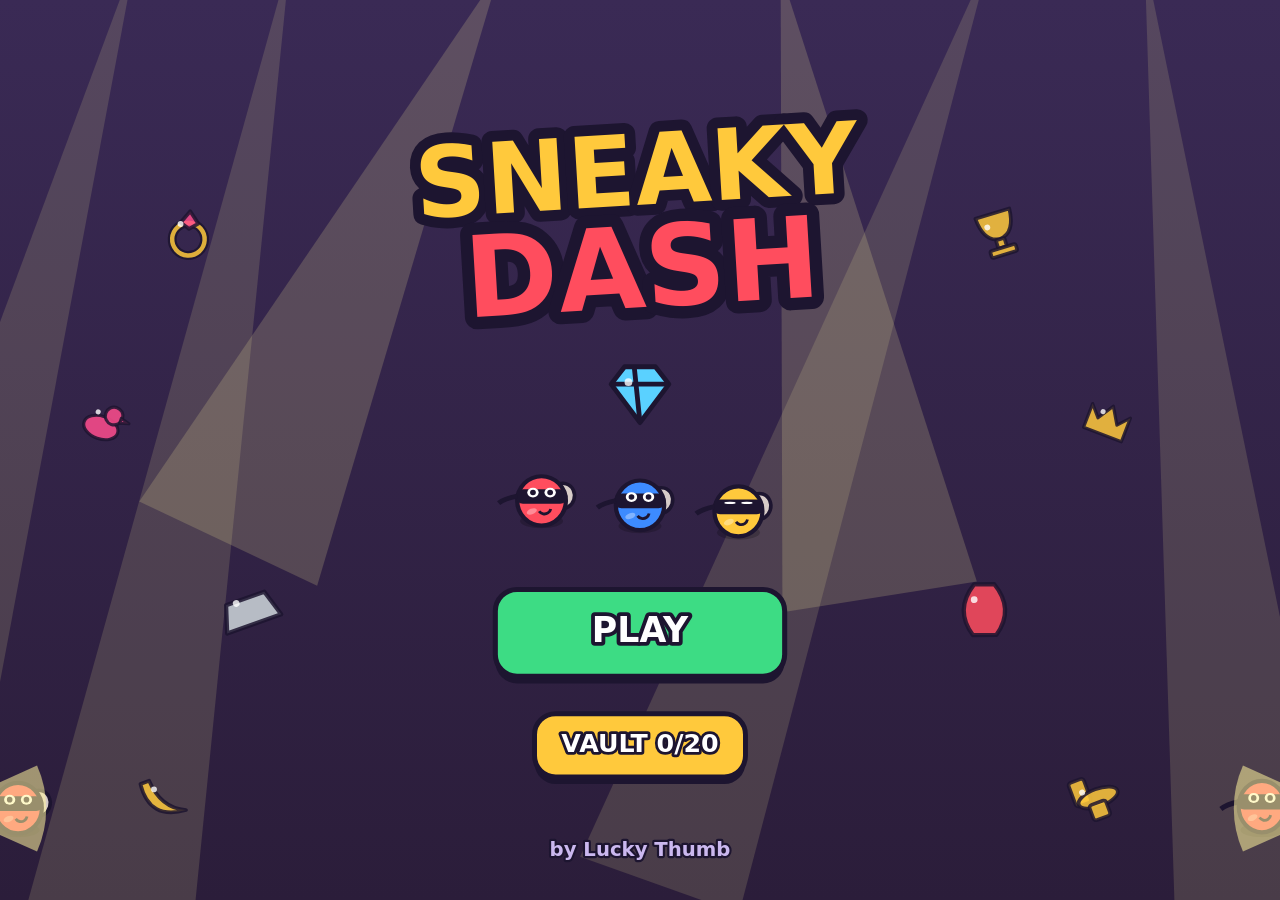
<file: yt/index.html>
<!DOCTYPE html>
<html lang="en">
<head>
<meta charset="utf-8">
<meta name="viewport" content="width=device-width,initial-scale=1,maximum-scale=1,user-scalable=no">
<title>Sneaky Dash — Lucky Thumb</title>
<meta name="robots" content="noindex">
<!-- Le SDK Playables DOIT être chargé avant tout code du jeu. Hors YouTube il ne charge pas : un mock prend le relais. -->
<script src="https://www.youtube.com/game_api/v1"></script>
<style>
  html,body{margin:0;height:100%;overflow:hidden;background:#2b1d3a;touch-action:none;-webkit-user-select:none;user-select:none;-webkit-tap-highlight-color:transparent}
  canvas{display:block;width:100%;height:100%}
</style>
</head>
<body>
<canvas id="c"></canvas>
<script>
"use strict";
/* =========================================================
   SNEAKY DASH — Lucky Thumb
   Trace la fuite de chaque voleur jusqu'à son camion.
   Tout le monde part en même temps : pas de collision, pas de garde, pas de laser.
   ========================================================= */

// ---------- SDK : vrai ytgame sur YouTube, mock ailleurs ----------
const IN_YT = typeof ytgame !== "undefined" && ytgame.IN_PLAYABLES_ENV;
const SDK = (() => {
  if (IN_YT) return ytgame;
  const log = (...a) => console.log("[ytgame mock]", ...a);
  return {
    IN_PLAYABLES_ENV: false,
    game: {
      firstFrameReady: () => log("firstFrameReady"),
      gameReady: () => log("gameReady"),
      loadData: async () => { try { return localStorage.getItem("sneakydash") || ""; } catch (e) { return ""; } },
      saveData: async (d) => { try { localStorage.setItem("sneakydash", d); } catch (e) {} log("saveData", d); },
    },
    system: {
      onPause: () => {}, onResume: () => {},
      isAudioEnabled: () => true, onAudioEnabledChange: () => {},
      getLanguage: async () => navigator.language || "en",
    },
    engagement: { sendScore: async (s) => log("sendScore", s) },
    ads: {
      requestInterstitialAd: async () => log("interstitial (mock)"),
      requestRewardedAd: async (id) => { log("rewarded (mock)", id); return true; },
    },
    health: { logError: () => {}, logWarning: () => {} },
  };
})();

// ---------- Canvas (espace logique 720x1280) ----------
const W = 720, H = 1280;
const cv = document.getElementById("c"), ctx = cv.getContext("2d");
let scale = 1, ox = 0, oy = 0, dpr = 1;
function resize() {
  dpr = Math.min(window.devicePixelRatio || 1, 2);
  cv.width = Math.round(innerWidth * dpr); cv.height = Math.round(innerHeight * dpr);
  scale = Math.min(cv.width / W, cv.height / H);
  ox = (cv.width - W * scale) / 2; oy = (cv.height - H * scale) / 2;
}
addEventListener("resize", resize); resize();
const toWorld = (cx, cy) => ({ x: (cx * dpr - ox) / scale, y: (cy * dpr - oy) / scale });

// ---------- Palette ----------
const COL = {
  ink: "#1d1530", bg: "#3a2a55", bg2: "#2b1d3a", tile1: "#f3e3c3", tile2: "#e8d3ab", carpet: "#c0392b",
  white: "#ffffff", gold: "#ffc93c", laser: "#ff2e4d", guard: "#3d5afe", glass: "rgba(173,216,255,.55)",
  chars: { red: "#ff4d5e", blue: "#3d8bff", yellow: "#ffc93c", purple: "#a66cff", green: "#3ddc84" },
};

// ---------- Butin (20 objets = 10 formes x 2 variantes) ----------
const LOOT = [
  ["diamond", "#5ad1ff", "Blue Diamond"], ["crown", "#ffc93c", "Golden Crown"], ["bar", "#ffc93c", "Gold Bar"], ["painting", "#ff8a3d", "Sunset Painting"],
  ["ring", "#ff4d8d", "Pink Ring"], ["vase", "#3d8bff", "Ming Vase"], ["banana", "#ffc93c", "Golden Banana"], ["trophy", "#ffc93c", "Gold Trophy"],
  ["duck", "#ffc93c", "Golden Duck"], ["toilet", "#ffc93c", "Golden Toilet"], ["diamond", "#ff2e4d", "Ruby"], ["crown", "#cfd8dc", "Silver Crown"],
  ["bar", "#cfd8dc", "Platinum Bar"], ["painting", "#3ddc84", "Mona Pizza"], ["ring", "#5ad1ff", "Ice Ring"], ["vase", "#ff4d5e", "Lava Vase"],
  ["banana", "#a66cff", "Galaxy Banana"], ["trophy", "#5ad1ff", "Crystal Cup"], ["duck", "#ff4d8d", "Disco Duck"], ["toilet", "#5ad1ff", "Diamond Toilet"],
];

// ---------- Niveaux ----------
// c: voleurs {x,y,k}, h: camions {x,y,k}, w: vitrines [x,y,w,h]
// g: gardes {x1,y1,x2,y2,sp}  l: lasers {x1,y1,x2,y2,on,per,ph}  m: caméras {x,y,a,sw,sp}
const LV = (o) => ({ w: [], g: [], l: [], m: [], ...o });
const LEVELS = [
  LV({ c: [{ x: 360, y: 1020, k: "red" }], h: [{ x: 360, y: 340, k: "red" }], hint: true }),                                   // 1 tuto
  LV({ c: [{ x: 360, y: 1020, k: "red" }], h: [{ x: 360, y: 340, k: "red" }], w: [[250, 620, 220, 100]] }),                      // 2 contourner
  LV({ c: [{ x: 200, y: 1020, k: "red" }, { x: 520, y: 1020, k: "blue" }], h: [{ x: 200, y: 340, k: "red" }, { x: 520, y: 340, k: "blue" }] }), // 3 deux
  LV({ c: [{ x: 160, y: 1020, k: "red" }, { x: 560, y: 1020, k: "blue" }], h: [{ x: 560, y: 340, k: "red" }, { x: 160, y: 340, k: "blue" }] }), // 4 croisement
  LV({ c: [{ x: 180, y: 1020, k: "red" }, { x: 540, y: 1020, k: "blue" }], h: [{ x: 540, y: 340, k: "red" }, { x: 180, y: 340, k: "blue" }], w: [[300, 560, 120, 240]] }), // 5
  LV({ c: [{ x: 360, y: 1020, k: "red" }], h: [{ x: 360, y: 340, k: "red" }], g: [{ x1: 200, y1: 680, x2: 520, y2: 680, sp: 0.7 }], tip: "Avoid the guard's flashlight!" }), // 6 garde
  LV({ c: [{ x: 180, y: 1020, k: "red" }, { x: 540, y: 1020, k: "blue" }], h: [{ x: 180, y: 340, k: "red" }, { x: 540, y: 340, k: "blue" }], g: [{ x1: 260, y1: 680, x2: 460, y2: 680, sp: 0.8 }] }), // 7
  LV({ c: [{ x: 140, y: 1020, k: "red" }, { x: 360, y: 1020, k: "blue" }, { x: 580, y: 1020, k: "yellow" }], h: [{ x: 580, y: 340, k: "red" }, { x: 140, y: 340, k: "blue" }, { x: 360, y: 340, k: "yellow" }] }), // 8 trois
  LV({ c: [{ x: 160, y: 1020, k: "red" }, { x: 560, y: 1020, k: "blue" }], h: [{ x: 560, y: 340, k: "red" }, { x: 160, y: 340, k: "blue" }], w: [[60, 640, 230, 70], [430, 640, 230, 70]] }), // 9 couloir
  LV({ c: [{ x: 140, y: 1020, k: "red" }, { x: 360, y: 1020, k: "blue" }, { x: 580, y: 1020, k: "yellow" }], h: [{ x: 360, y: 340, k: "red" }, { x: 580, y: 340, k: "blue" }, { x: 140, y: 340, k: "yellow" }], w: [[250, 520, 220, 70]], g: [{ x1: 150, y1: 800, x2: 570, y2: 800, sp: 0.6 }], boss: true }), // 10 BOSS
  LV({ c: [{ x: 360, y: 1020, k: "red" }], h: [{ x: 360, y: 340, k: "red" }], l: [{ x1: 60, y1: 680, x2: 520, y2: 680, on: 1.0, per: 2.0, ph: 0 }], tip: "Lasers blink. Time it or go around!" }), // 11 laser
  LV({ c: [{ x: 200, y: 1020, k: "red" }, { x: 520, y: 1020, k: "blue" }], h: [{ x: 520, y: 340, k: "red" }, { x: 200, y: 340, k: "blue" }], l: [{ x1: 120, y1: 620, x2: 600, y2: 620, on: 0.9, per: 1.8, ph: 0.9 }] }), // 12
  LV({ c: [{ x: 200, y: 1020, k: "red" }, { x: 520, y: 1020, k: "blue" }], h: [{ x: 200, y: 340, k: "red" }, { x: 520, y: 340, k: "blue" }], l: [{ x1: 60, y1: 560, x2: 460, y2: 560, on: 1.0, per: 2.0, ph: 0 }], g: [{ x1: 260, y1: 840, x2: 600, y2: 840, sp: 0.7 }] }), // 13
  LV({ c: [{ x: 360, y: 1020, k: "red" }], h: [{ x: 360, y: 340, k: "red" }], m: [{ x: 360, y: 680, a: 0, sw: 1.4, sp: 0.8 }], tip: "Cameras see everything in their light!" }), // 14 caméra
  LV({ c: [{ x: 140, y: 1020, k: "red" }, { x: 360, y: 1020, k: "blue" }, { x: 580, y: 1020, k: "yellow" }], h: [{ x: 140, y: 340, k: "red" }, { x: 360, y: 340, k: "blue" }, { x: 580, y: 340, k: "yellow" }], m: [{ x: 60, y: 680, a: 0, sw: 0.9, sp: 0.7 }] }), // 15
  LV({ c: [{ x: 160, y: 1020, k: "red" }, { x: 560, y: 1020, k: "blue" }], h: [{ x: 560, y: 340, k: "red" }, { x: 160, y: 340, k: "blue" }], l: [{ x1: 60, y1: 520, x2: 440, y2: 520, on: 1.0, per: 2.0, ph: 0 }, { x1: 280, y1: 820, x2: 660, y2: 820, on: 1.0, per: 2.0, ph: 1.0 }] }), // 16
  LV({ c: [{ x: 110, y: 1020, k: "red" }, { x: 270, y: 1020, k: "blue" }, { x: 450, y: 1020, k: "yellow" }, { x: 610, y: 1020, k: "purple" }], h: [{ x: 610, y: 340, k: "red" }, { x: 450, y: 340, k: "blue" }, { x: 270, y: 340, k: "yellow" }, { x: 110, y: 340, k: "purple" }] }), // 17 quatre
  LV({ c: [{ x: 180, y: 1020, k: "red" }, { x: 540, y: 1020, k: "blue" }], h: [{ x: 540, y: 340, k: "red" }, { x: 180, y: 340, k: "blue" }], w: [[290, 600, 140, 160]], g: [{ x1: 90, y1: 560, x2: 270, y2: 560, sp: 0.9 }, { x1: 450, y1: 820, x2: 630, y2: 820, sp: 0.9 }] }), // 18
  LV({ c: [{ x: 140, y: 1020, k: "red" }, { x: 360, y: 1020, k: "blue" }, { x: 580, y: 1020, k: "yellow" }], h: [{ x: 580, y: 340, k: "red" }, { x: 360, y: 340, k: "blue" }, { x: 140, y: 340, k: "yellow" }], m: [{ x: 660, y: 560, a: Math.PI, sw: 0.8, sp: 0.8 }], l: [{ x1: 60, y1: 840, x2: 400, y2: 840, on: 1.0, per: 2.2, ph: 0.5 }] }), // 19
  LV({ c: [{ x: 110, y: 1020, k: "red" }, { x: 270, y: 1020, k: "blue" }, { x: 450, y: 1020, k: "yellow" }, { x: 610, y: 1020, k: "purple" }], h: [{ x: 270, y: 340, k: "red" }, { x: 110, y: 340, k: "blue" }, { x: 610, y: 340, k: "yellow" }, { x: 450, y: 340, k: "purple" }], w: [[300, 640, 120, 80]], g: [{ x1: 240, y1: 500, x2: 480, y2: 500, sp: 0.5 }], l: [{ x1: 60, y1: 860, x2: 240, y2: 860, on: 1.0, per: 2.0, ph: 0 }], boss: true }), // 20 BOSS
];
const NL = LEVELS.length;

// ---------- État ----------
const R = 34, HOME_R = 56, SPEED = 520, ACCEL_T = 0.25;
const S = {
  scene: "loading", lvl: 0, best: 0, loot: [], levelsSinceAd: 0, fails: 0,
  chars: [], homes: [], walls: [], guards: [], lasers: [], cams: [], drawing: null,
  t: 0, runT: 0, shake: 0, particles: [], overlayT: 0, paused: false, hintT: 0, failMsg: "BUSTED!", shown: 0, newLoot: -1,
};
const hazardT = () => (S.scene === "run" || S.scene === "fail" || S.scene === "win") ? S.runT : S.t;

function loadLevel(i) {
  const L = LEVELS[i % NL];
  S.lvl = i; S.scene = "draw"; S.runT = 0; S.overlayT = 0; S.particles = []; S.drawing = null;
  S.chars = L.c.map((c) => ({ ...c, path: null, done: false, x0: c.x, y0: c.y, px: c.x, py: c.y, dir: -Math.PI / 2, crashed: false, blink: Math.random() * 3 }));
  S.homes = L.h.map((h) => ({ ...h, pop: 0, lit: false }));
  S.walls = L.w.map(([x, y, w, h]) => ({ x, y, w, h }));
  S.guards = L.g.map((g) => ({ ...g, x: g.x1, y: g.y1, dir: 0 }));
  S.lasers = L.l.map((l) => ({ ...l, active: false }));
  S.cams = L.m.map((m) => ({ ...m, ang: m.a }));
  S.hint = !!L.hint; S.hintT = 0; S.tip = L.tip || ""; S.boss = !!L.boss;
  updateHazards();
}

// ---------- Sauvegarde cloud ----------
async function load() {
  try {
    const raw = await SDK.game.loadData();
    if (raw) { const d = JSON.parse(raw); S.best = d.best || 0; S.lvl = d.lvl || 0; S.loot = Array.isArray(d.loot) ? d.loot : []; }
  } catch (e) { SDK.health.logWarning && SDK.health.logWarning("loadData failed"); }
  S.loaded = true;
}
function save() {
  if (!S.loaded) return; // RÈGLE SDK : jamais saveData avant la fin de loadData
  SDK.game.saveData(JSON.stringify({ lvl: S.lvl, best: S.best, loot: S.loot })).catch(() => {});
}

// ---------- Audio : sons + musique synthétisés, respecte le mute YouTube ----------
let actx = null, master = null, audioOn = SDK.system.isAudioEnabled();
SDK.system.onAudioEnabledChange((on) => { audioOn = on; if (actx) on && !S.paused ? actx.resume() : actx.suspend(); });
let unlocked = false;
function ensureAudio() {
  if (!actx) { try { actx = new (window.AudioContext || window.webkitAudioContext)(); master = actx.createGain(); master.gain.value = 1; master.connect(actx.destination); startMusic(); } catch (e) {} }
  if (!actx || !audioOn || S.paused) return;
  if (actx.state !== "running") actx.resume().catch(() => {});
  if (!unlocked) { // iOS Safari : il faut jouer un son (même muet) pendant le geste de l'utilisateur
    try { const b = actx.createBuffer(1, 1, 22050), src = actx.createBufferSource(); src.buffer = b; src.connect(actx.destination); src.start(0); unlocked = true; } catch (e) {}
  }
}
["touchend", "pointerup", "click"].forEach((ev) => addEventListener(ev, () => { if (!S.paused) ensureAudio(); }, { passive: true }));
const canPlay = () => actx && audioOn && !S.paused;
function tone(f1, f2, dur, type = "sine", vol = 0.18, when = 0) {
  if (!canPlay()) return;
  const t = actx.currentTime + when, o = actx.createOscillator(), g = actx.createGain();
  o.type = type; o.frequency.setValueAtTime(f1, t); o.frequency.exponentialRampToValueAtTime(Math.max(f2, 30), t + dur);
  g.gain.setValueAtTime(vol, t); g.gain.exponentialRampToValueAtTime(0.001, t + dur);
  o.connect(g).connect(master); o.start(t); o.stop(t + dur + 0.02);
}
let noiseBuf = null;
function noiseHits(n, dur, f0, f1, vol) {
  if (!canPlay()) return;
  if (!noiseBuf) { noiseBuf = actx.createBuffer(1, actx.sampleRate * 0.05, actx.sampleRate); const d = noiseBuf.getChannelData(0); for (let i = 0; i < d.length; i++) d[i] = (Math.random() * 2 - 1) * Math.pow(1 - i / d.length, 4); }
  const t0 = actx.currentTime;
  for (let i = 0; i < n; i++) {
    const t = t0 + Math.random() * dur, src = actx.createBufferSource(), f = actx.createBiquadFilter(), g = actx.createGain();
    src.buffer = noiseBuf; src.playbackRate.value = 0.7 + Math.random() * 0.8;
    f.type = "bandpass"; f.frequency.value = f0 + Math.random() * (f1 - f0); f.Q.value = 0.8;
    g.gain.value = vol * (1 - (t - t0) / dur) * (0.5 + Math.random() * 0.5);
    src.connect(f).connect(g).connect(master); src.start(t);
  }
}
const sfx = {
  pick: () => tone(500, 800, 0.08, "triangle"),
  ok: () => tone(660, 990, 0.12, "triangle"),
  bad: () => tone(300, 150, 0.15, "square", 0.08),
  go: () => { tone(400, 600, 0.1, "triangle"); tone(600, 900, 0.12, "triangle", 0.18, 0.09); },
  home: () => { tone(988, 988, 0.1, "triangle", 0.2); tone(1319, 1319, 0.18, "triangle", 0.2, 0.08); },
  busted: () => { for (let i = 0; i < 4; i++) { tone(880, 880, 0.18, "square", 0.07, i * 0.22); tone(660, 660, 0.18, "square", 0.07, i * 0.22 + 0.11); } tone(220, 60, 0.35, "sawtooth", 0.12); },
  win: () => { [523, 659, 784, 1047].forEach((f, i) => tone(f, f * 1.01, 0.18, "triangle", 0.16, i * 0.09)); noiseHits(140, 1.6, 900, 3100, 0.22); },
  loot: () => [784, 988, 1175, 1568].forEach((f, i) => tone(f, f, 0.12, "sine", 0.14, 0.6 + i * 0.06)),
};
// Musique "espion" : basse pizzicato + petite mélodie, en boucle (120 bpm, croches)
const BASS = [110, 0, 110, 0, 131, 0, 110, 0, 98, 0, 98, 0, 123, 0, 104, 0];
const MEL = [0, 440, 0, 0, 523, 0, 494, 0, 0, 440, 0, 392, 0, 0, 415, 0];
let step = 0;
function startMusic() {
  setInterval(() => {
    if (!canPlay() || S.scene === "loading") return;
    const b = BASS[step % 16], m = MEL[step % 16], lvlUp = S.scene === "run" ? 1.0 : 0.7;
    if (b) tone(b, b * 0.98, 0.14, "triangle", 0.09 * lvlUp);
    if (m && step % 32 < 16) tone(m, m, 0.09, "square", 0.025 * lvlUp);
    if (step % 4 === 2) noiseHits(1, 0.01, 6000, 9000, 0.05);
    step++;
  }, 125);
}
function buzz(ms) { try { navigator.vibrate && navigator.vibrate(ms); } catch (e) {} }

// ---------- Pause / reprise (uniquement via le SDK) ----------
SDK.system.onPause(() => { S.paused = true; if (actx) actx.suspend(); save(); });
SDK.system.onResume(() => { S.paused = false; last = performance.now(); if (actx && audioOn) actx.resume(); });

// ---------- Géométrie ----------
const dist = (a, b, c, d) => Math.hypot(a - c, b - d);
function circleRect(cx, cy, r, w) { const nx = Math.max(w.x, Math.min(cx, w.x + w.w)), ny = Math.max(w.y, Math.min(cy, w.y + w.h)); return dist(cx, cy, nx, ny) < r; }
function segDist(px, py, x1, y1, x2, y2) { const dx = x2 - x1, dy = y2 - y1, l = dx * dx + dy * dy, t = Math.max(0, Math.min(1, ((px - x1) * dx + (py - y1) * dy) / l)); return dist(px, py, x1 + t * dx, y1 + t * dy); }
function inCone(px, py, cx, cy, ang, len, half) { const d = dist(px, py, cx, cy); if (d > len) return false; let a = Math.atan2(py - cy, px - cx) - ang; a = Math.atan2(Math.sin(a), Math.cos(a)); return Math.abs(a) < half; }
const inBoard = (x, y) => x > 40 && x < W - 40 && y > 230 && y < 1180;
function pointAt(path, d) {
  for (let i = 1; i < path.pts.length; i++) {
    if (d <= path.cum[i]) {
      const a = path.pts[i - 1], b = path.pts[i], seg = path.cum[i] - path.cum[i - 1], t = seg ? (d - path.cum[i - 1]) / seg : 0;
      return { x: a.x + (b.x - a.x) * t, y: a.y + (b.y - a.y) * t, dir: Math.atan2(b.y - a.y, b.x - a.x) };
    }
  }
  const e = path.pts[path.pts.length - 1]; return { x: e.x, y: e.y, dir: 0 };
}
const GUARD_CONE = 150, GUARD_HALF = 0.42, CAM_CONE = 300, CAM_HALF = 0.32;

// ---------- Boutons ----------
const UI = {
  restart: { x: W - 90, y: 120, r: 46 }, main: { x: W / 2, y: 900, w: 380, h: 110 }, skip: { x: W / 2, y: 1040, w: 380, h: 90 },
  play: { x: W / 2, y: 900, w: 400, h: 120 }, vault: { x: W / 2, y: 1060, w: 300, h: 90 }, back: { x: W / 2, y: 1150, w: 280, h: 90 },
};
const inBtn = (p, b) => b.r ? dist(p.x, p.y, b.x, b.y) < b.r : Math.abs(p.x - b.x) < b.w / 2 && Math.abs(p.y - b.y) < b.h / 2;

// ---------- Entrées ----------
cv.addEventListener("pointerdown", (e) => {
  if (S.paused) return;
  ensureAudio();
  const p = toWorld(e.clientX, e.clientY);
  if (S.scene === "menu") {
    if (inBtn(p, UI.vault)) { S.scene = "vault"; sfx.pick(); return; }
    if (S.lvl >= NL) { S.lvl = 0; save(); }
    loadLevel(S.lvl); sfx.go(); return;
  }
  if (S.scene === "finale") {
    if (S.overlayT < 0.6) return;
    if (inBtn(p, UI.vault)) { S.scene = "vault"; sfx.pick(); return; }
    if (inBtn(p, UI.play)) { S.lvl = 0; save(); loadLevel(0); sfx.go(); }
    return;
  }
  if (S.scene === "vault") { if (inBtn(p, UI.back)) { S.scene = "menu"; sfx.pick(); } return; }
  if (S.scene === "fail") {
    if (inBtn(p, UI.main)) { loadLevel(S.lvl); return; }
    if (S.fails >= 2 && inBtn(p, UI.skip)) { skipWithAd(); return; }
    return;
  }
  if (S.scene === "win") { if (S.overlayT > 0.4 && inBtn(p, UI.main)) nextLevel(); return; }
  if (S.scene !== "draw") return;
  if (inBtn(p, UI.restart)) { loadLevel(S.lvl); return; }
  const c = S.chars.find((c) => dist(p.x, p.y, c.x0, c.y0) < R * 1.7);
  if (c) { c.path = null; S.drawing = { c, pts: [{ x: c.x0, y: c.y0 }] }; S.hint = false; sfx.pick(); try { cv.setPointerCapture(e.pointerId); } catch (er) {} }
});
cv.addEventListener("pointermove", (e) => {
  const d = S.drawing; if (!d || S.scene !== "draw") return;
  const p = toWorld(e.clientX, e.clientY), lp = d.pts[d.pts.length - 1];
  if (dist(p.x, p.y, lp.x, lp.y) < 10) return;
  if (!inBoard(p.x, p.y) || S.walls.some((w) => circleRect(p.x, p.y, R * 0.7, w))) { endStroke(); return; }
  d.pts.push({ x: p.x, y: p.y });
  const h = S.homes.find((h) => h.k === d.c.k);
  if (dist(p.x, p.y, h.x, h.y) < HOME_R) endStroke();
});
cv.addEventListener("pointerup", () => endStroke());
cv.addEventListener("pointercancel", () => endStroke());

function endStroke() {
  const d = S.drawing; if (!d) return; S.drawing = null;
  const h = S.homes.find((h) => h.k === d.c.k), e = d.pts[d.pts.length - 1];
  if (dist(e.x, e.y, h.x, h.y) < HOME_R) {
    d.pts.push({ x: h.x, y: h.y });
    const cum = [0]; for (let i = 1; i < d.pts.length; i++) cum.push(cum[i - 1] + dist(d.pts[i - 1].x, d.pts[i - 1].y, d.pts[i].x, d.pts[i].y));
    d.c.path = { pts: d.pts, cum, len: cum[cum.length - 1] };
    sfx.ok(); burst(h.x, h.y, COL.chars[h.k], 8);
    if (S.chars.every((c) => c.path)) { S.scene = "ready"; S.overlayT = 0; }
  } else sfx.bad();
}

// ---------- Flux de jeu ----------
function nextLevel() {
  if (S.lvl >= NL) { S.scene = "finale"; S.overlayT = 0; confetti(); sfx.win(); return; }
  S.levelsSinceAd++;
  const go = () => loadLevel(S.lvl);
  // Interstitielle : seulement à une pause naturelle, au plus une fois tous les 3 niveaux, jamais avant le niveau 4
  if (S.levelsSinceAd >= 3 && S.lvl >= 4) { S.levelsSinceAd = 0; save(); SDK.ads.requestInterstitialAd().catch(() => {}).finally(go); }
  else go();
}
async function skipWithAd() {
  try { const ok = await SDK.ads.requestRewardedAd("skip-level"); if (ok) { win(true); return; } } catch (e) {}
  loadLevel(S.lvl);
}
function win(skipped) {
  S.scene = "win"; S.overlayT = 0; S.fails = 0; S.shown = S.lvl;
  const li = S.lvl % NL; S.newLoot = S.loot.includes(li) ? -1 : li; if (S.newLoot >= 0) S.loot.push(li);
  S.lvl++; if (S.lvl > S.best) { S.best = S.lvl; SDK.engagement.sendScore({ value: S.best }).catch(() => {}); }
  save(); if (!skipped) { sfx.win(); confetti(); } if (S.newLoot >= 0) sfx.loot();
}
function fail(x, y, msg) {
  S.scene = "fail"; S.overlayT = 0; S.fails++; S.shake = 18; S.failMsg = msg; sfx.busted(); buzz(120);
  burst(x, y, "#ffffff", 18); burst(x, y, COL.laser, 12);
}

function updateHazards() {
  const t = hazardT();
  S.guards.forEach((g) => {
    const k = (Math.sin(t * g.sp * 2 - Math.PI / 2) + 1) / 2, nx = g.x1 + (g.x2 - g.x1) * k, ny = g.y1 + (g.y2 - g.y1) * k;
    if (Math.abs(nx - g.x) + Math.abs(ny - g.y) > 0.01) g.dir = Math.atan2(ny - g.y, nx - g.x);
    else if (g.dir === undefined) g.dir = 0;
    g.x = nx; g.y = ny;
  });
  S.lasers.forEach((l) => (l.active = ((t + l.ph) % l.per) < l.on));
  S.cams.forEach((m) => (m.ang = m.a + Math.sin(t * m.sp * 2) * m.sw));
}

function update(dt) {
  S.t += dt; S.hintT += dt; S.overlayT += dt;
  S.homes.forEach((h) => (h.pop = Math.max(0, h.pop - dt * 2.5)));
  S.chars.forEach((c) => { if (c.done) c.enterT += dt; });
  S.shake = Math.max(0, S.shake - dt * 60);
  if (S.scene === "ready" && S.overlayT > 0.15) { S.scene = "run"; S.runT = 0; sfx.go(); }
  if (S.scene === "run") S.runT += dt;
  if (S.scene !== "fail" && S.scene !== "win") updateHazards();
  if (S.scene === "run") {
    const tr = S.runT, dRun = tr < ACCEL_T ? SPEED * tr * tr / (2 * ACCEL_T) : SPEED * (tr - ACCEL_T / 2);
    for (const c of S.chars) {
      if (c.done) continue;
      const p = pointAt(c.path, dRun); c.px = p.x; c.py = p.y; c.dir = p.dir;
      if (dRun >= c.path.len) { c.done = true; c.enterT = 0; const h = S.homes.find((h) => h.k === c.k); h.pop = 1; h.lit = true; sfx.home(); stars(h.x, h.y - 30, COL.chars[c.k]); }
    }
    const act = S.chars.filter((c) => !c.done);
    for (let i = 0; i < act.length; i++) for (let j = i + 1; j < act.length; j++) {
      const a = act[i], b = act[j];
      if (dist(a.px, a.py, b.px, b.py) < R * 1.7) { a.crashed = b.crashed = true; fail((a.px + b.px) / 2, (a.py + b.py) / 2, "BONK!"); return; }
    }
    for (const c of act) {
      for (const g of S.guards) if (dist(c.px, c.py, g.x, g.y) < R * 1.8 || inCone(c.px, c.py, g.x, g.y, g.dir, GUARD_CONE, GUARD_HALF)) { c.crashed = true; g.alert = true; fail(c.px, c.py, "BUSTED!"); return; }
      for (const l of S.lasers) if (l.active && segDist(c.px, c.py, l.x1, l.y1, l.x2, l.y2) < R * 0.75) { c.crashed = true; fail(c.px, c.py, "ZAPPED!"); return; }
      for (const m of S.cams) if (inCone(c.px, c.py, m.x, m.y, m.ang, CAM_CONE, CAM_HALF)) { c.crashed = true; m.alert = true; fail(c.px, c.py, "SPOTTED!"); return; }
    }
    if (S.chars.every((c) => c.done && c.enterT > 0.35)) win(false);
  } else if (S.scene === "draw" || S.scene === "ready") {
    for (const c of S.chars) { c.px = c.x0; c.py = c.y0; }
  }
  S.particles = S.particles.filter((p) => (p.life -= dt) > 0);
  S.particles.forEach((p) => { p.x += p.vx * dt; p.y += p.vy * dt; p.vy += p.g * dt; p.rot += p.vr * dt; });
}

// ---------- Particules ----------
function burst(x, y, color, n) { for (let i = 0; i < n; i++) { const a = Math.random() * 6.28, v = 150 + Math.random() * 250; S.particles.push({ x, y, vx: Math.cos(a) * v, vy: Math.sin(a) * v, g: 400, life: 0.6, max: 0.6, color, size: 6 + Math.random() * 6, rot: 0, vr: 0 }); } }
function stars(x, y, color) { for (let i = 0; i < 10; i++) { const a = -Math.PI / 2 + (Math.random() - 0.5) * 2.4, v = 260 + Math.random() * 220; S.particles.push({ x, y, vx: Math.cos(a) * v, vy: Math.sin(a) * v, g: 700, life: 0.9, max: 0.9, color: i % 2 ? COL.gold : color, size: 22 + Math.random() * 10, rot: Math.random() * 6, vr: (Math.random() - 0.5) * 12, star: true }); } }
function confetti() { const cs = Object.values(COL.chars); for (let i = 0; i < 70; i++) S.particles.push({ x: Math.random() * W, y: -20 - Math.random() * 300, vx: (Math.random() - 0.5) * 120, vy: 200 + Math.random() * 200, g: 120, life: 2.6, max: 2.6, color: cs[i % cs.length], size: 10 + Math.random() * 8, rot: Math.random() * 6, vr: (Math.random() - 0.5) * 10, sq: true }); }

// ---------- Rendu : utilitaires ----------
function rr(x, y, w, h, r) { ctx.beginPath(); ctx.roundRect(x, y, w, h, r); }
function text(s, x, y, size, color = COL.white, stroke = COL.ink, align = "center") {
  ctx.font = `900 ${size}px system-ui, -apple-system, "Segoe UI", Roboto, sans-serif`; ctx.textAlign = align; ctx.textBaseline = "middle";
  ctx.lineJoin = "round"; ctx.lineWidth = size * 0.22; ctx.strokeStyle = stroke; ctx.strokeText(s, x, y); ctx.fillStyle = color; ctx.fillText(s, x, y);
}
const fillStroke = (fill, lw = 5) => { ctx.fillStyle = fill; ctx.fill(); ctx.lineWidth = lw; ctx.strokeStyle = COL.ink; ctx.stroke(); };

// ---------- Rendu : décor ----------
function drawBgPlain() {
  const g = ctx.createLinearGradient(0, 0, 0, H); g.addColorStop(0, COL.bg); g.addColorStop(1, COL.bg2);
  ctx.fillStyle = g; ctx.fillRect(-2000, -2000, W + 4000, H + 4000);
}
function drawSides() {
  const left = -ox / scale, right = (cv.width - ox) / scale, side = -left;
  if (side < 60) return; // téléphone en portrait : pas de place
  const t = S.t;
  // projecteurs qui balaient
  ctx.save(); ctx.globalAlpha = 0.14;
  for (const [x0, ph] of [[left + side * 0.35, 0], [left + side * 0.75, 1.7], [W + side * 0.25, 0.9], [W + side * 0.65, 2.6]]) {
    ctx.save(); ctx.translate(x0, -60); ctx.rotate(Math.sin(t * 0.7 + ph) * 0.35);
    ctx.beginPath(); ctx.moveTo(0, 0); ctx.lineTo(-120, 1400); ctx.lineTo(120, 1400); ctx.closePath(); ctx.fillStyle = "#fff59d"; ctx.fill(); ctx.restore();
  }
  ctx.restore();
  // butin qui flotte et tourne doucement
  for (let i = 0; i < 10; i++) {
    const onLeft = i % 2 === 0, lane = Math.floor(i / 2);
    const x = onLeft ? left + side * (0.2 + 0.6 * ((lane * 0.37) % 1)) : W + side * (0.2 + 0.6 * ((lane * 0.53) % 1));
    const y = ((lane * 260 + t * (30 + lane * 6)) % 1600) - 160;
    ctx.save(); ctx.globalAlpha = 0.85; ctx.translate(x, H - y); ctx.rotate(Math.sin(t + i) * 0.4);
    drawLoot((i * 3) % NL, 0, 0, 0.9 + (lane % 3) * 0.15, false); ctx.restore();
  }
  // petit voleur poursuivi par un garde, en bas, de chaque côté
  for (const [base, dirS] of [[left, 1], [W, -1]]) {
    const k = ((t * 0.12) % 1), x = dirS > 0 ? base + side * (k * 1.3 - 0.15) : base + side * (1.15 - k * 1.3);
    drawThief({ k: "red", px: x, py: 1150, x0: base, done: false, crashed: false, dir: dirS > 0 ? 0 : Math.PI, blink: 1 }, true);
    const gx = x - dirS * 110; ctx.save(); const gs = { x: gx, y: 1150, dir: dirS > 0 ? 0 : Math.PI, alert: false }; drawGuard(gs); ctx.restore();
  }
}
function drawBoard() {
  drawBgPlain(); drawSides();
  rr(20, 200, W - 40, 1000, 40); ctx.fillStyle = COL.tile1; ctx.fill();
  ctx.save(); ctx.clip();
  ctx.fillStyle = COL.tile2; for (let y = 200; y < 1200; y += 80) for (let x = 20 + ((y / 80) % 2) * 80; x < W; x += 160) ctx.fillRect(x, y, 80, 80);
  ctx.fillStyle = "rgba(192,57,43,.18)"; ctx.fillRect(300, 200, 120, 1000); // tapis rouge du musée
  ctx.restore();
  rr(20, 200, W - 40, 1000, 40); ctx.lineWidth = 8; ctx.strokeStyle = COL.ink; ctx.stroke();
  if (S.boss) { ctx.save(); ctx.globalAlpha = 0.5 + Math.sin(S.t * 6) * 0.3; rr(20, 200, W - 40, 1000, 40); ctx.lineWidth = 10; ctx.strokeStyle = COL.laser; ctx.stroke(); ctx.restore(); }
}
function drawCase(w) { // vitrine du musée
  rr(w.x, w.y + 10, w.w, w.h, 14); ctx.fillStyle = "rgba(0,0,0,.18)"; ctx.fill();
  rr(w.x, w.y, w.w, w.h, 14); fillStroke("#6d4c41", 6);
  rr(w.x + 10, w.y + 10, w.w - 20, w.h - 20, 8); ctx.fillStyle = COL.glass; ctx.fill();
  ctx.save(); rr(w.x + 10, w.y + 10, w.w - 20, w.h - 20, 8); ctx.clip();
  ctx.strokeStyle = "rgba(255,255,255,.7)"; ctx.lineWidth = 8; ctx.beginPath(); ctx.moveTo(w.x + 20, w.y + w.h); ctx.lineTo(w.x + 60, w.y); ctx.stroke(); ctx.restore();
}
function drawVan(h) {
  const c = COL.chars[h.k], s = 1 + h.pop * 0.22;
  ctx.save(); ctx.translate(h.x, h.y); ctx.scale(s, s);
  ctx.beginPath(); ctx.ellipse(0, 44, 66, 12, 0, 0, 6.283); ctx.fillStyle = "rgba(0,0,0,.2)"; ctx.fill();
  rr(-62, -34, 124, 70, 18); fillStroke(c, 6);
  rr(10, -26, 42, 26, 6); fillStroke("#bfe6ff", 4);
  rr(-50, -18, 44, 40, 6); fillStroke(COL.ink, 4); // porte arrière ouverte
  for (const wx of [-36, 38]) { ctx.beginPath(); ctx.arc(wx, 38, 13, 0, 6.283); fillStroke("#2d2d2d", 5); }
  ctx.beginPath(); ctx.arc(56, 16, 6, 0, 6.283); ctx.fillStyle = h.lit ? "#fff59d" : "#9e9e9e"; ctx.fill();
  if (h.lit) { ctx.save(); ctx.globalAlpha = 0.35; ctx.beginPath(); ctx.moveTo(60, 16); ctx.lineTo(120, 0); ctx.lineTo(120, 32); ctx.closePath(); ctx.fillStyle = "#fff59d"; ctx.fill(); ctx.restore(); }
  ctx.restore();
}
function drawCone(x, y, ang, len, half, color) {
  ctx.save(); ctx.beginPath(); ctx.moveTo(x, y); ctx.arc(x, y, len, ang - half, ang + half); ctx.closePath();
  ctx.fillStyle = color; ctx.fill(); ctx.restore();
}
function drawGuard(g) {
  drawCone(g.x, g.y, g.dir, GUARD_CONE, GUARD_HALF, g.alert ? "rgba(255,46,77,.45)" : "rgba(255,245,157,.55)");
  const bob = Math.abs(Math.sin(hazardT() * 10)) * 4;
  ctx.save(); ctx.translate(g.x, g.y - bob);
  ctx.beginPath(); ctx.ellipse(0, R + bob, R * 0.9, R * 0.28, 0, 0, 6.283); ctx.fillStyle = "rgba(0,0,0,.2)"; ctx.fill();
  ctx.beginPath(); ctx.ellipse(0, 0, R * 1.05, R * 1.1, 0, 0, 6.283); fillStroke(COL.guard, 6);
  rr(-30, -46, 60, 22, 8); fillStroke("#1a237e", 5); rr(-20, -30, 40, 8, 4); fillStroke("#1a237e", 4); // casquette
  ctx.beginPath(); ctx.arc(0, -38, 6, 0, 6.283); ctx.fillStyle = COL.gold; ctx.fill();
  const lx = Math.cos(g.dir) * 5, ly = Math.sin(g.dir) * 4;
  for (const ex of [-11, 11]) { ctx.beginPath(); ctx.ellipse(ex, -4, 8, 9, 0, 0, 6.283); fillStroke(COL.white, 3); ctx.beginPath(); ctx.arc(ex + lx, -4 + ly, 4, 0, 6.283); ctx.fillStyle = COL.ink; ctx.fill(); }
  ctx.lineWidth = 4; ctx.beginPath(); ctx.moveTo(-18, -16); ctx.lineTo(-4, -12); ctx.moveTo(18, -16); ctx.lineTo(4, -12); ctx.stroke(); // sourcils sévères
  ctx.beginPath(); ctx.ellipse(0, 14, 10, 7, 0, 0, Math.PI); ctx.fillStyle = COL.ink; ctx.fill(); // moustache
  ctx.restore();
}
function drawCam(m) {
  drawCone(m.x, m.y, m.ang, CAM_CONE, CAM_HALF, m.alert ? "rgba(255,46,77,.45)" : "rgba(255,46,77,.18)");
  ctx.save(); ctx.translate(m.x, m.y); ctx.rotate(m.ang);
  rr(-18, -16, 50, 32, 8); fillStroke("#eceff1", 5); rr(30, -10, 14, 20, 4); fillStroke("#37474f", 4);
  ctx.beginPath(); ctx.arc(-6, 0, 5, 0, 6.283); ctx.fillStyle = Math.sin(S.t * 8) > 0 ? COL.laser : "#7f1d1d"; ctx.fill();
  ctx.restore();
  ctx.beginPath(); ctx.arc(m.x, m.y, 12, 0, 6.283); fillStroke("#37474f", 4);
}
function drawLaser(l) {
  for (const [x, y] of [[l.x1, l.y1], [l.x2, l.y2]]) { ctx.beginPath(); ctx.arc(x, y, 14, 0, 6.283); fillStroke("#37474f", 5); ctx.beginPath(); ctx.arc(x, y, 5, 0, 6.283); ctx.fillStyle = l.active ? COL.laser : "#7f1d1d"; ctx.fill(); }
  ctx.save(); ctx.lineCap = "round";
  if (l.active) {
    ctx.strokeStyle = "rgba(255,46,77,.35)"; ctx.lineWidth = 22; ctx.beginPath(); ctx.moveTo(l.x1, l.y1); ctx.lineTo(l.x2, l.y2); ctx.stroke();
    ctx.strokeStyle = COL.laser; ctx.lineWidth = 8; ctx.stroke(); ctx.strokeStyle = "#ffd6dc"; ctx.lineWidth = 3; ctx.stroke();
  } else { ctx.strokeStyle = "rgba(255,46,77,.35)"; ctx.lineWidth = 4; ctx.setLineDash([8, 14]); ctx.beginPath(); ctx.moveTo(l.x1, l.y1); ctx.lineTo(l.x2, l.y2); ctx.stroke(); }
  ctx.restore();
}
function drawPath(pts, color, alpha = 1) {
  if (pts.length < 2) return;
  ctx.save(); ctx.globalAlpha = alpha; ctx.lineCap = "round"; ctx.lineJoin = "round";
  ctx.beginPath(); pts.forEach((p, i) => (i ? ctx.lineTo(p.x, p.y) : ctx.moveTo(p.x, p.y)));
  ctx.lineWidth = 22; ctx.strokeStyle = "rgba(29,21,48,.3)"; ctx.stroke();
  ctx.lineWidth = 14; ctx.strokeStyle = color; ctx.setLineDash([2, 24]); ctx.lineDashOffset = -S.t * 60; ctx.stroke();
  ctx.restore();
}
function drawThief(c, forceIdle) {
  const col = COL.chars[c.k], moving = !forceIdle && S.scene === "run" && !c.done;
  if (c.done && c.enterT > 0.35) return;
  const ent = c.done ? c.enterT / 0.35 : 0;
  const bob = moving ? Math.abs(Math.sin(S.t * 14)) * 8 : Math.sin(S.t * 3 + c.x0) * 3;
  const sq = moving ? 1 + Math.sin(S.t * 28) * 0.06 : 1 + Math.sin(S.t * 3 + c.x0) * 0.03;
  ctx.save(); ctx.translate(c.px, c.py);
  ctx.beginPath(); ctx.ellipse(0, R * 0.9, R * 0.9, R * 0.3, 0, 0, 6.283); ctx.fillStyle = "rgba(0,0,0,.2)"; ctx.fill();
  ctx.translate(0, -bob - Math.sin(ent * Math.PI) * 40); const es = 1 - ent * 0.8; ctx.scale(es / sq, es * sq);
  // sac de butin dans le dos
  ctx.save(); ctx.rotate(moving ? Math.sin(S.t * 14) * 0.2 : 0);
  ctx.beginPath(); ctx.ellipse(R * 0.85, -R * 0.2, R * 0.5, R * 0.55, 0.3, 0, 6.283); fillStroke("#d7ccc8", 5);
  ctx.font = "900 22px system-ui"; ctx.fillStyle = COL.ink; ctx.textAlign = "center"; ctx.textBaseline = "middle"; ctx.fillText("$", R * 0.85, -R * 0.15);
  ctx.restore();
  // corps
  ctx.beginPath(); ctx.ellipse(0, 0, R, R * 1.05, 0, 0, 6.283); fillStroke(col, 6);
  ctx.beginPath(); ctx.ellipse(-R * 0.4, R * 0.45, R * 0.22, R * 0.12, -0.4, 0, 6.283); ctx.fillStyle = "rgba(255,255,255,.35)"; ctx.fill();
  // bandeau de voleur
  rr(-R - 2, -R * 0.5, R * 2 + 4, R * 0.62, 10); ctx.fillStyle = COL.ink; ctx.fill();
  ctx.beginPath(); ctx.moveTo(-R, -R * 0.2); ctx.quadraticCurveTo(-R - 18, -R * 0.1 + Math.sin(S.t * 10) * 6, -R - 26, R * 0.1); ctx.lineWidth = 7; ctx.strokeStyle = COL.ink; ctx.stroke();
  const lx = moving ? Math.cos(c.dir) * 4 : 0, ly = moving ? Math.sin(c.dir) * 3 : 0;
  const blink = ((S.t + c.blink) % 3.2) < 0.12;
  for (const ex of [-12, 12]) {
    if (c.crashed) { ctx.lineWidth = 4; ctx.strokeStyle = COL.white; ctx.beginPath(); ctx.moveTo(ex - 6, -18); ctx.lineTo(ex + 6, -6); ctx.moveTo(ex + 6, -18); ctx.lineTo(ex - 6, -6); ctx.stroke(); continue; }
    ctx.beginPath(); ctx.ellipse(ex, -12, 8, blink ? 1.5 : 7, 0, 0, 6.283); ctx.fillStyle = COL.white; ctx.fill();
    if (!blink) { ctx.beginPath(); ctx.arc(ex + lx, -12 + ly, 4, 0, 6.283); ctx.fillStyle = COL.ink; ctx.fill(); }
  }
  // petit sourire en coin
  ctx.beginPath(); ctx.arc(4, 10, 9, 0.2, Math.PI - 0.6); ctx.lineWidth = 4; ctx.strokeStyle = COL.ink; ctx.stroke();
  ctx.restore();
}
function drawLoot(i, x, y, s, locked) {
  const [shape, color] = LOOT[i]; const c = locked ? "#4a3b63" : color, k = locked ? "#2b1d3a" : COL.ink;
  ctx.save(); ctx.translate(x, y); ctx.scale(s, s); ctx.lineWidth = 5; ctx.strokeStyle = k; ctx.fillStyle = c; ctx.lineJoin = "round";
  const P = (pts) => { ctx.beginPath(); pts.forEach(([a, b], j) => (j ? ctx.lineTo(a, b) : ctx.moveTo(a, b))); ctx.closePath(); ctx.fill(); ctx.stroke(); };
  if (shape === "diamond") { P([[-30, -10], [-16, -28], [16, -28], [30, -10], [0, 30]]); if (!locked) { ctx.beginPath(); ctx.moveTo(-30, -10); ctx.lineTo(30, -10); ctx.moveTo(-6, -28); ctx.lineTo(0, 30); ctx.stroke(); } }
  else if (shape === "crown") { P([[-32, 22], [-32, -18], [-16, 0], [0, -26], [16, 0], [32, -18], [32, 22]]); }
  else if (shape === "bar") { P([[-34, 18], [-24, -14], [24, -14], [34, 18]]); }
  else if (shape === "painting") { rr(-32, -26, 64, 52, 4); ctx.fillStyle = locked ? c : "#8d6e63"; ctx.fill(); ctx.stroke(); rr(-22, -16, 44, 32, 2); ctx.fillStyle = c; ctx.fill(); ctx.stroke(); }
  else if (shape === "ring") { ctx.beginPath(); ctx.arc(0, 8, 22, 0, 6.283); ctx.lineWidth = 12; ctx.strokeStyle = k; ctx.stroke(); ctx.lineWidth = 6; ctx.strokeStyle = locked ? c : "#ffc93c"; ctx.stroke(); ctx.lineWidth = 5; ctx.strokeStyle = k; P([[-12, -14], [0, -30], [12, -14], [0, -6]]); }
  else if (shape === "vase") { ctx.beginPath(); ctx.moveTo(-12, -30); ctx.lineTo(12, -30); ctx.quadraticCurveTo(36, 0, 14, 30); ctx.lineTo(-14, 30); ctx.quadraticCurveTo(-36, 0, -12, -30); ctx.closePath(); ctx.fill(); ctx.stroke(); }
  else if (shape === "banana") { ctx.beginPath(); ctx.moveTo(-30, -20); ctx.quadraticCurveTo(-20, 30, 30, 18); ctx.quadraticCurveTo(-4, 14, -18, -24); ctx.closePath(); ctx.fill(); ctx.stroke(); }
  else if (shape === "trophy") { ctx.beginPath(); ctx.moveTo(-24, -28); ctx.lineTo(24, -28); ctx.quadraticCurveTo(22, 6, 0, 8); ctx.quadraticCurveTo(-22, 6, -24, -28); ctx.closePath(); ctx.fill(); ctx.stroke(); rr(-6, 8, 12, 12, 2); ctx.fill(); ctx.stroke(); rr(-18, 20, 36, 10, 3); ctx.fill(); ctx.stroke(); }
  else if (shape === "duck") { ctx.beginPath(); ctx.ellipse(0, 10, 28, 18, 0, 0, 6.283); ctx.fill(); ctx.stroke(); ctx.beginPath(); ctx.arc(14, -14, 14, 0, 6.283); ctx.fill(); ctx.stroke(); P([[26, -14], [40, -10], [26, -6]]); }
  else if (shape === "toilet") { rr(-26, -30, 22, 34, 4); ctx.fill(); ctx.stroke(); ctx.beginPath(); ctx.ellipse(6, 2, 28, 12, 0, 0, 6.283); ctx.fill(); ctx.stroke(); rr(-10, 8, 24, 22, 4); ctx.fill(); ctx.stroke(); }
  if (!locked) { ctx.globalAlpha = 0.8; ctx.fillStyle = COL.white; ctx.beginPath(); ctx.arc(-12, -12, 4, 0, 6.283); ctx.fill(); }
  ctx.restore();
}
function drawBtn(b, label, color, pulseOn = true) {
  const pulse = pulseOn ? 1 + Math.sin(S.t * 6) * 0.03 : 1;
  ctx.save(); ctx.translate(b.x, b.y); ctx.scale(pulse, pulse);
  rr(-b.w / 2, -b.h / 2 + 10, b.w, b.h, 30); ctx.fillStyle = COL.ink; ctx.fill();
  rr(-b.w / 2, -b.h / 2, b.w, b.h, 30); fillStroke(color, 7);
  text(label, 0, 0, b.h * 0.4); ctx.restore();
}
function drawHUD() {
  text(`LEVEL ${(S.scene === "win" ? S.shown : S.lvl) + 1}`, W / 2, 110, 60);
  if (S.boss && S.scene === "draw") text("★ BOSS HEIST ★", W / 2, 165, 30, COL.gold);
  if (S.scene === "draw") {
    const b = UI.restart; ctx.beginPath(); ctx.arc(b.x, b.y + 6, b.r, 0, 6.283); ctx.fillStyle = COL.ink; ctx.fill();
    ctx.beginPath(); ctx.arc(b.x, b.y, b.r, 0, 6.283); fillStroke(COL.white, 6);
    ctx.beginPath(); ctx.arc(b.x, b.y, 20, 0.6, 5.6); ctx.lineWidth = 8; ctx.stroke();
    ctx.beginPath(); ctx.moveTo(b.x + 22, b.y - 22); ctx.lineTo(b.x + 18, b.y - 2); ctx.lineTo(b.x + 2, b.y - 14); ctx.closePath(); ctx.fillStyle = COL.ink; ctx.fill();
    // compteur de butin
    drawLoot(0, 70, 118, 0.6, false); text(`${S.loot.length}/${NL}`, 108, 120, 34, COL.white, COL.ink, "left");
  }
}
function drawHint() {
  if (S.scene !== "draw") return;
  if (S.tip) text(S.tip, W / 2, 1238, 32, COL.gold);
  if (!S.hint) return;
  const c = S.chars[0], h = S.homes[0], t = Math.min(1, (S.hintT % 1.8) / 1.4);
  const x = c.x0 + (h.x - c.x0) * t, y = c.y0 + (h.y - c.y0) * t;
  drawPath([{ x: c.x0, y: c.y0 }, { x, y }], COL.white, 0.7);
  ctx.save(); ctx.translate(x + 18, y + 30);
  rr(-16, -6, 32, 46, 14); fillStroke("#ffe0bd", 5); rr(-10, -40, 16, 44, 8); fillStroke("#ffe0bd", 5); ctx.restore();
  text("Draw the escape route!", W / 2, 1238, 40);
}
function dim(a) { ctx.fillStyle = `rgba(29,21,48,${a})`; ctx.fillRect(-2000, -2000, W + 4000, H + 4000); }
function popScale(k = 5) { return 0.6 + 0.4 * Math.min(1, S.overlayT * k); }
function drawOverlay() {
  if (S.scene === "fail") {
    dim(0.5 * Math.min(1, S.overlayT * 4));
    ctx.save(); ctx.translate(W / 2, 620); const s = popScale(); ctx.scale(s, s); ctx.rotate(-0.05); text(S.failMsg, 0, 0, 120, COL.laser); ctx.restore();
    drawBtn(UI.main, "RETRY", COL.gold);
    if (S.fails >= 2) drawBtn(UI.skip, "▶ SKIP LEVEL", COL.chars.green);
  }
  if (S.scene === "win") {
    dim(0.45 * Math.min(1, S.overlayT * 4));
    ctx.save(); ctx.translate(W / 2, 400); const s = popScale(); ctx.scale(s, s); ctx.rotate(Math.sin(S.t * 4) * 0.04); text("CLEAN GETAWAY!", 0, 0, 62, COL.gold); ctx.restore();
    const li = S.shown % NL, isNew = S.newLoot >= 0, ls = popScale(3);
    ctx.save(); ctx.translate(W / 2, 620);
    ctx.rotate(S.t * 0.6); for (let i = 0; i < 12; i++) { ctx.rotate(Math.PI / 6); ctx.beginPath(); ctx.moveTo(0, 0); ctx.lineTo(-24, -230); ctx.lineTo(24, -230); ctx.closePath(); ctx.fillStyle = "rgba(255,201,60,.12)"; ctx.fill(); }
    ctx.restore();
    drawLoot(li, W / 2, 620, 2.6 * ls, false);
    text(isNew ? `NEW: ${LOOT[li][2]}` : LOOT[li][2], W / 2, 770, 42, COL.white);
    text(`VAULT ${S.loot.length}/${NL}`, W / 2, 822, 30, COL.gold);
    if (S.overlayT > 0.4) drawBtn(UI.main, S.lvl >= NL ? "FINISH ★" : "NEXT HEIST", S.lvl >= NL ? COL.gold : COL.chars.green);
  }
}
function drawMenu() {
  drawBgPlain(); drawSides();
  // spots lumineux
  ctx.save(); ctx.globalAlpha = 0.18; for (const [x, a] of [[160, 0.3], [560, -0.3]]) { ctx.save(); ctx.translate(x, -40); ctx.rotate(a + Math.sin(S.t) * 0.15); ctx.beginPath(); ctx.moveTo(0, 0); ctx.lineTo(-140, 900); ctx.lineTo(140, 900); ctx.closePath(); ctx.fillStyle = "#fff59d"; ctx.fill(); ctx.restore(); } ctx.restore();
  ctx.save(); ctx.translate(W / 2, 330); ctx.rotate(-0.06); text("SNEAKY", 0, -75, 140, COL.gold); text("DASH", 0, 65, 160, COL.chars.red); ctx.restore();
  drawLoot(0, W / 2, 560, 1.4 + Math.sin(S.t * 3) * 0.05, false);
  const demo = ["red", "blue", "yellow"];
  demo.forEach((k, i) => drawThief({ k, px: 220 + i * 140, py: 720 + Math.sin(S.t * 4 + i) * 10, x0: i * 50, done: false, crashed: false, dir: 0, blink: i }, true));
  drawBtn(UI.play, S.lvl >= NL ? "PLAY AGAIN" : S.lvl > 0 ? `PLAY · LVL ${S.lvl + 1}` : "PLAY", COL.chars.green);
  drawBtn(UI.vault, `VAULT ${S.loot.length}/${NL}`, COL.gold, false);
  text("by Lucky Thumb", W / 2, 1210, 28, "#cbb8ef");
}
function drawVault() {
  drawBgPlain();
  text("YOUR VAULT", W / 2, 120, 72, COL.gold);
  text(`${S.loot.length}/${NL} treasures stolen`, W / 2, 190, 32, COL.white);
  for (let i = 0; i < NL; i++) {
    const cx = 120 + (i % 4) * 160, cy = 300 + Math.floor(i / 4) * 160, have = S.loot.includes(i);
    rr(cx - 66, cy - 66, 132, 132, 20); fillStroke(have ? "#4e3a73" : "#33254a", 5);
    if (!have) text("?", cx, cy, 56, "#6b5a8a", "#33254a"); else { drawLoot(i, cx, cy - 8, 1.1, false); }
    if (have) text(LOOT[i][2].split(" ").pop(), cx, cy + 48, 18, COL.white);
  }
  drawBtn(UI.back, "BACK", COL.chars.blue, false);
}
function drawFinale() {
  drawBgPlain(); drawSides();
  ctx.save(); ctx.translate(W / 2, 520); ctx.rotate(S.t * 0.5);
  for (let i = 0; i < 16; i++) { ctx.rotate(Math.PI / 8); ctx.beginPath(); ctx.moveTo(0, 0); ctx.lineTo(-30, -420); ctx.lineTo(30, -420); ctx.closePath(); ctx.fillStyle = "rgba(255,201,60,.10)"; ctx.fill(); }
  ctx.restore();
  const s = popScale(3);
  ctx.save(); ctx.translate(W / 2, 220); ctx.scale(s, s); ctx.rotate(Math.sin(S.t * 3) * 0.04); text("MASTER", 0, -60, 120, COL.gold); text("THIEF!", 0, 60, 130, COL.chars.red); ctx.restore();
  drawLoot(1, W / 2, 470, 2.4 * s + Math.sin(S.t * 4) * 0.08, false);
  ["red", "blue", "yellow", "purple"].forEach((k, i) => drawThief({ k, px: 165 + i * 130, py: 640 + Math.abs(Math.sin(S.t * 6 + i)) * -24, x0: i * 40, done: false, crashed: false, dir: 0, blink: i }, true));
  text("All 20 heists done!", W / 2, 745, 46);
  text(`Vault: ${S.loot.length}/${NL} treasures`, W / 2, 800, 34, COL.gold);
  text("New heists coming soon…", W / 2, 1180, 28, "#cbb8ef");
  if (S.overlayT > 0.6) { drawBtn(UI.play, "PLAY AGAIN", COL.chars.green); drawBtn(UI.vault, "VAULT", COL.gold, false); }
}
function drawLoading() { drawBgPlain(); text("LOADING…", W / 2, H / 2, 60); }
function drawParticles() {
  for (const p of S.particles) {
    ctx.save(); ctx.globalAlpha = Math.min(1, p.life / p.max * 2); ctx.translate(p.x, p.y); ctx.rotate(p.rot); ctx.fillStyle = p.color;
    if (p.star) { ctx.beginPath(); for (let i = 0; i < 10; i++) { const r = i % 2 ? p.size * 0.22 : p.size * 0.5, a = i * Math.PI / 5 - Math.PI / 2; ctx.lineTo(Math.cos(a) * r, Math.sin(a) * r); } ctx.closePath(); ctx.fill(); ctx.lineWidth = 3; ctx.strokeStyle = COL.ink; ctx.stroke(); }
    else if (p.sq) ctx.fillRect(-p.size / 2, -p.size / 4, p.size, p.size / 2);
    else { ctx.beginPath(); ctx.arc(0, 0, p.size / 2, 0, 6.283); ctx.fill(); }
    ctx.restore();
  }
}
function render() {
  ctx.setTransform(1, 0, 0, 1, 0, 0); ctx.fillStyle = COL.bg2; ctx.fillRect(0, 0, cv.width, cv.height);
  const sh = S.shake ? (Math.random() - 0.5) * S.shake : 0;
  ctx.setTransform(scale, 0, 0, scale, ox + sh * scale, oy + sh * scale);
  if (S.scene === "loading") return drawLoading();
  if (S.scene === "menu") { drawMenu(); return; }
  if (S.scene === "vault") { drawVault(); return; }
  if (S.scene === "finale") { drawFinale(); drawParticles(); return; }
  drawBoard();
  S.walls.forEach(drawCase);
  S.lasers.forEach(drawLaser);
  S.homes.forEach(drawVan);
  S.chars.forEach((c) => c.path && drawPath(c.path.pts, COL.chars[c.k], S.scene === "run" ? 0.5 : 1));
  if (S.drawing) drawPath(S.drawing.pts, COL.chars[S.drawing.c.k]);
  S.cams.forEach(drawCam);
  S.guards.forEach(drawGuard);
  S.chars.forEach((c) => drawThief(c));
  drawHint(); drawHUD(); drawParticles(); drawOverlay();
}

let last = performance.now();
function frame(now) {
  requestAnimationFrame(frame);
  if (S.paused) return; // RÈGLE SDK : tout s'arrête pendant la pause
  const dt = Math.min(0.05, (now - last) / 1000); last = now;
  update(dt); render();
}

// ---------- Démarrage ----------
(async function boot() {
  render();                       // écran de chargement
  SDK.game.firstFrameReady();     // RÈGLE SDK : pendant le chargement
  await load();                   // sauvegarde cloud
  S.scene = "menu";
  requestAnimationFrame(frame);
  SDK.game.gameReady();           // RÈGLE SDK : seulement quand le jeu est interactif
})();
</script>
</body>
</html>
</file>
<file: assets/site.css>
/* Lucky Thumb — site
   Langage visuel repris du jeu : contour encre épais, aplats francs, ombres d'autocollant pleines (sans flou). */

@font-face {
  font-family: "Bricolage";
  src: url("/assets/fonts/bricolage-latin.woff2") format("woff2-variations");
  font-weight: 200 800; font-stretch: 75% 100%; font-display: swap;
  unicode-range: U+0000-00FF, U+0131, U+0152-0153, U+02BB-02BC, U+02C6, U+02DA, U+02DC, U+2000-206F, U+20AC, U+2122, U+2212, U+FEFF;
}
@font-face {
  font-family: "Bricolage";
  src: url("/assets/fonts/bricolage-latin-ext.woff2") format("woff2-variations");
  font-weight: 200 800; font-stretch: 75% 100%; font-display: swap;
  unicode-range: U+0100-02AF, U+0304, U+0308, U+0329, U+1E00-1EFF, U+20A0-20AB, U+20AD-20C0, U+2113, U+2C60-2C7F, U+A720-A7FF;
}

:root {
  --ink: #1d1530;       /* le contour des personnages */
  --clover: #8be04e;    /* le trèfle de la marque */
  --clover-deep: #74cc3a;
  --vault: #3a2a55;     /* le musée la nuit */
  --gold: #ffc93c;      /* le butin */
  --alarm: #ff4d5e;     /* le voleur rouge, la sirène */
  --tile: #f3e3c3;      /* le carrelage du musée */
  --paper: #ffffff;
  --sticker: 6px 6px 0 var(--ink);
  --sticker-sm: 4px 4px 0 var(--ink);
  --line: 3px solid var(--ink);
  --measure: 34rem;
}

* { box-sizing: border-box; }
html { -webkit-text-size-adjust: 100%; }
body {
  margin: 0; background: var(--paper); color: var(--ink);
  font-family: "Bricolage", ui-rounded, system-ui, sans-serif;
  font-size: 1.125rem; line-height: 1.55; font-weight: 430; font-stretch: 100%;
}
img, svg, canvas { display: block; max-width: 100%; }
a { color: inherit; text-decoration-thickness: 2px; text-underline-offset: 3px; }
:focus-visible { outline: 3px solid var(--ink); outline-offset: 3px; border-radius: 6px; }

.wrap { width: min(1160px, 100% - 40px); margin-inline: auto; }

/* ---------- Boutons : autocollants qu'on enfonce ---------- */
.btn {
  white-space: nowrap;
  display: inline-flex; align-items: center; gap: .55em;
  font: inherit; font-weight: 750; font-stretch: 88%; font-size: 1.15rem; line-height: 1;
  color: var(--ink); background: var(--gold); text-decoration: none; cursor: pointer;
  padding: .85em 1.3em; border: var(--line); border-radius: 999px; box-shadow: var(--sticker-sm);
  transition: transform .08s ease, box-shadow .08s ease;
}
.btn:hover { transform: translate(-1px, -1px); box-shadow: 5px 5px 0 var(--ink); }
.btn:active { transform: translate(3px, 3px); box-shadow: 1px 1px 0 var(--ink); }
.btn svg { width: 1em; height: 1em; }
.btn--big { font-size: 1.35rem; padding: .95em 1.5em; }
.btn--white { background: var(--paper); }

/* ---------- En-tête ---------- */
.top { position: relative; z-index: 2; }
.top .wrap { display: flex; align-items: center; justify-content: space-between; gap: 16px; padding-block: 18px; }
.brand { display: inline-flex; align-items: center; gap: 10px; text-decoration: none; font-weight: 800; font-stretch: 82%; font-size: 1.35rem; letter-spacing: -.01em; }
.brand svg { width: 40px; height: 40px; }
.top .btn { font-size: 1rem; padding: .7em 1.1em; }

/* ---------- Hero : la page commence par une partie ---------- */
.hero { background: var(--clover); border-bottom: var(--line); position: relative; overflow: hidden; }
.hero .print { position: absolute; right: -180px; top: -120px; width: 820px; height: auto; color: var(--clover-deep); pointer-events: none; }
.hero .wrap { position: relative; display: grid; grid-template-columns: minmax(0, 1fr) minmax(0, 1.05fr); gap: 48px; align-items: center; padding-block: 28px 72px; }
.hero h1 {
  margin: 0; font-weight: 800; font-stretch: 75%; letter-spacing: -.025em;
  font-size: clamp(3.6rem, 8.6vw, 8.4rem); line-height: .86;
}
.hero h1 span { display: block; }
.hero .lede { max-width: 26rem; margin: 28px 0 0; font-size: 1.25rem; line-height: 1.5; }
.hero .facts { display: flex; flex-wrap: wrap; gap: 8px 10px; margin: 26px 0 0; padding: 0; list-style: none; }
.hero .facts li { font-weight: 650; font-stretch: 90%; font-size: .98rem; background: var(--paper); border: var(--line); border-radius: 999px; padding: .32em .85em; }

.stage { margin: 0; }
.stage__board {
  position: relative; background: var(--tile); border: 4px solid var(--ink); border-radius: 28px;
  box-shadow: 10px 10px 0 var(--ink); overflow: hidden; touch-action: none; aspect-ratio: 4 / 3;
  transform: rotate(1.2deg);
}
.stage canvas { width: 100%; height: 100%; cursor: crosshair; }
.stage__bar { display: flex; align-items: center; justify-content: space-between; gap: 14px; margin-top: 22px; min-height: 52px; }
.stage__say { margin: 0; font-weight: 650; font-stretch: 92%; font-size: 1.15rem; line-height: 1.3; }
.stage__again { font: inherit; font-weight: 650; font-size: 1rem; background: none; border: 0; padding: 6px 2px; text-decoration: underline; text-decoration-thickness: 2px; text-underline-offset: 3px; cursor: pointer; color: var(--ink); }
.stage .btn { display: none; }
.stage.is-won .btn { display: inline-flex; }

/* ---------- Le jeu ---------- */
.game { background: var(--vault); color: var(--paper); border-bottom: var(--line); }
.game .wrap { display: grid; grid-template-columns: 1.05fr 1fr; gap: 64px; align-items: center; padding-block: 96px; }
.game__art { position: relative; }
.game__art img { width: 100%; height: auto; border: 4px solid var(--ink); border-radius: 22px; box-shadow: 10px 10px 0 #120c1f; transform: rotate(-2deg); }
.game__art .tag {
  position: absolute; right: -14px; top: -22px; transform: rotate(6deg);
  background: var(--alarm); color: var(--paper); border: var(--line); border-radius: 14px; box-shadow: var(--sticker-sm);
  font-weight: 800; font-stretch: 80%; font-size: 1.35rem; padding: .3em .7em; line-height: 1.1;
}
.game h2 { margin: 0; font-weight: 800; font-stretch: 75%; font-size: clamp(3rem, 6vw, 5.2rem); line-height: .9; letter-spacing: -.02em; color: var(--gold); }
.game p { max-width: var(--measure); margin: 22px 0 0; font-size: 1.2rem; color: #e9e2f7; }
.game ul { margin: 30px 0 0; padding: 0; list-style: none; display: grid; gap: 14px; max-width: var(--measure); }
.game li { display: grid; grid-template-columns: 52px 1fr; gap: 14px; align-items: center; font-size: 1.08rem; color: #f4f0fb; }
.game li svg { width: 52px; height: 52px; }
.game .cta { display: flex; flex-wrap: wrap; align-items: center; gap: 14px 24px; margin-top: 38px; }
.game .cta a:not(.btn) { color: #e9e2f7; font-weight: 600; }

/* ---------- L'étagère : même métaphore que la vitrine du jeu ---------- */
.shelf .wrap { padding-block: 96px 88px; }
.shelf__head { display: flex; flex-wrap: wrap; align-items: end; justify-content: space-between; gap: 12px 32px; }
.shelf h2 { margin: 0; font-weight: 800; font-stretch: 75%; font-size: clamp(2.6rem, 5vw, 4.2rem); line-height: .92; letter-spacing: -.02em; }
.shelf__head p { margin: 0; max-width: 24rem; }
.slots { display: grid; grid-template-columns: repeat(3, 1fr); gap: 26px; margin-top: 40px; padding: 26px; background: var(--tile); border: var(--line); border-radius: 30px; }
.slot { position: relative; border: var(--line); border-radius: 20px; background: var(--paper); box-shadow: var(--sticker-sm); overflow: hidden; display: grid; grid-template-rows: auto 1fr; text-decoration: none; }
.slot__pic { aspect-ratio: 63 / 50; display: grid; place-items: center; border-bottom: var(--line); background: #e9dcc0; }
.slot__pic img { width: 100%; height: 100%; object-fit: cover; }
.slot__pic b { font-weight: 800; font-stretch: 75%; font-size: 5rem; line-height: 1; color: #c9b88f; }
.slot__txt { padding: 14px 16px 16px; }
.slot__txt strong { display: block; font-weight: 750; font-stretch: 88%; font-size: 1.25rem; line-height: 1.2; }
.slot__txt span { color: #5b5170; font-size: 1rem; }
a.slot:hover { transform: translate(-2px, -2px); box-shadow: 6px 6px 0 var(--ink); }
a.slot { transition: transform .1s ease, box-shadow .1s ease; }
.slot--locked { background: #faf4e6; box-shadow: none; border-style: dashed; }
.slot--locked .slot__pic { background: transparent; border-bottom-style: dashed; }

/* ---------- Qui ---------- */
.who { border-top: var(--line); background: var(--gold); }
.who .wrap { display: grid; grid-template-columns: 1fr 1fr; gap: 48px; padding-block: 72px; align-items: start; }
.who h2 { margin: 0; font-weight: 800; font-stretch: 75%; font-size: clamp(2.4rem, 4.4vw, 3.6rem); line-height: .95; letter-spacing: -.02em; }
.who p { margin: 0 0 14px; max-width: var(--measure); }
.who .mail { font-weight: 750; font-stretch: 90%; font-size: 1.3rem; }

.foot { background: var(--ink); color: #cfc6e4; font-size: .95rem; }
.foot .wrap { display: flex; flex-wrap: wrap; justify-content: space-between; gap: 10px 24px; padding-block: 22px; }
.foot nav { display: flex; gap: 20px; flex-wrap: wrap; }

/* ---------- Pages simples ---------- */
.doc .wrap { max-width: 44rem; padding-block: 40px 80px; }
.doc h1 { font-weight: 800; font-stretch: 75%; font-size: clamp(2.6rem, 6vw, 4rem); line-height: .95; letter-spacing: -.02em; margin: 24px 0 28px; }
.doc h2 { font-weight: 750; font-stretch: 88%; font-size: 1.35rem; margin: 34px 0 8px; }
.doc p { margin: 0 0 12px; }

/* ---------- Responsive ---------- */
@media (max-width: 900px) {
  .hero .wrap, .game .wrap, .who .wrap { grid-template-columns: 1fr; }
  .hero .wrap { gap: 36px; padding-block: 12px 56px; }
  .hero .print { width: 560px; right: -220px; top: -60px; }
  .stage__board { transform: rotate(.6deg); }
  .game .wrap { gap: 48px; padding-block: 72px; }
  .slots { grid-template-columns: 1fr 1fr; }
  .slots .slot:first-child { grid-column: 1 / -1; }
}
@media (max-width: 520px) {
  body { font-size: 1.05rem; }
  .top .btn span { display: none; }
  .slots { grid-template-columns: 1fr; padding: 16px; gap: 16px; }
  .stage__bar { flex-wrap: wrap; }
}
@media (prefers-reduced-motion: reduce) {
  * { transition: none !important; }
  .stage__board, .game__art img { transform: none; }
}
</file>
